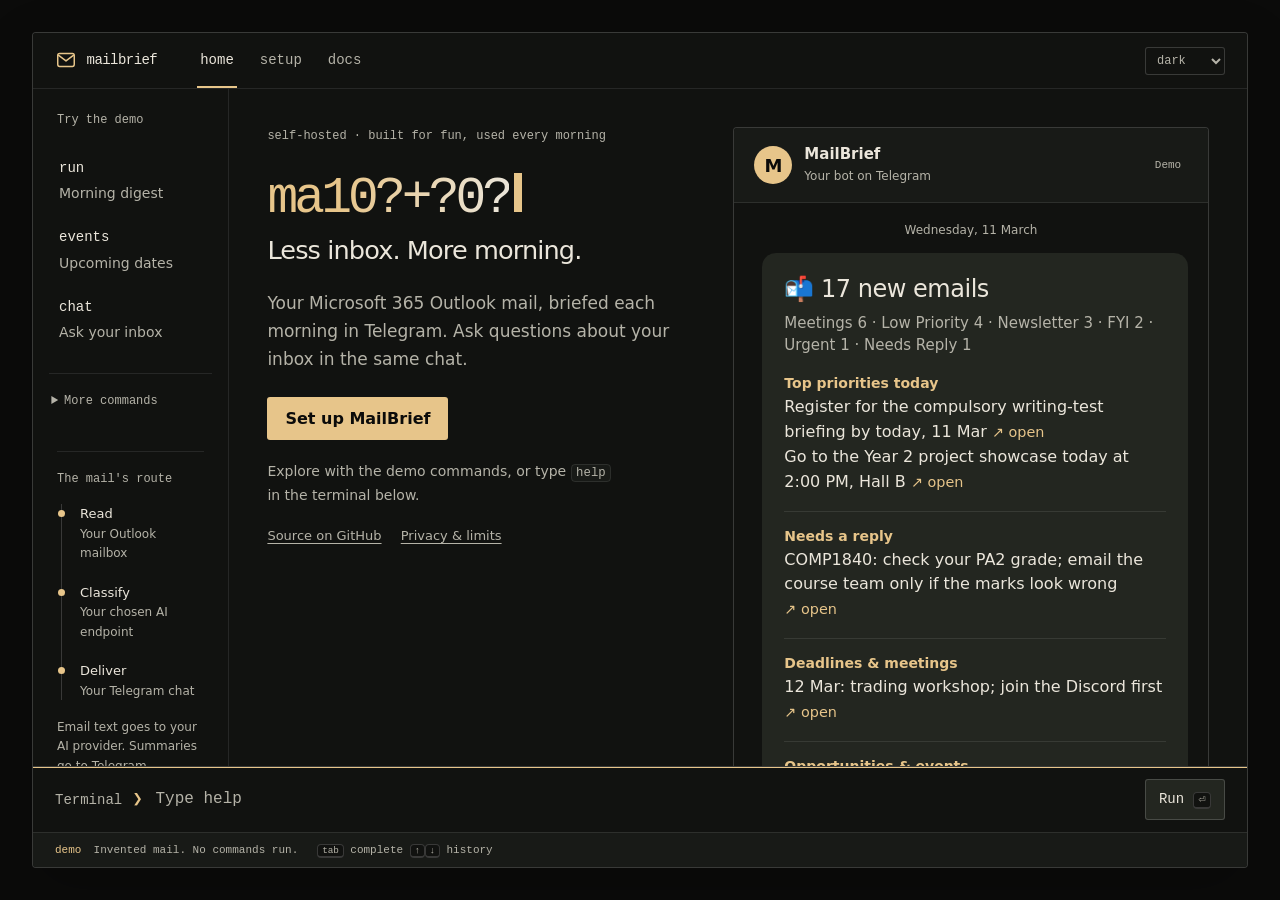
<file: website/index.html>
<!doctype html>
<html lang="en" data-theme="dark">
<head>
<meta charset="utf-8">
<meta name="viewport" content="width=device-width, initial-scale=1">
<meta http-equiv="Content-Security-Policy" content="default-src 'none'; style-src 'self'; script-src 'self'; img-src 'self' data:; connect-src 'none'; base-uri 'none'; form-action 'none'">
<meta name="referrer" content="no-referrer">
<meta name="color-scheme" content="dark light">
<title>MailBrief: a self-hosted morning digest for Outlook</title>
<meta name="description" content="MailBrief is a self-hosted tool that turns new Microsoft 365 Outlook mail into a morning digest on Telegram, where you can also ask questions about your email.">
<link rel="icon" href="assets/favicon.svg">
<link rel="stylesheet" href="style.css">
<script src="site.js"></script>
</head>
<body class="home">
<a class="skip-link" href="#main">Skip to content</a>

<div class="window">
<header class="titlebar">
  <a class="brand" href="index.html" aria-label="MailBrief home"><svg viewBox="0 0 24 24" aria-hidden="true" fill="none" stroke="currentColor" stroke-width="1.6" stroke-linecap="round" stroke-linejoin="round"><rect x="3" y="5" width="18" height="14" rx="2"/><path d="m4 7 8 6 8-6"/></svg><span>mailbrief</span></a>
  <nav class="tabs" aria-label="Main">
    <a href="index.html" aria-current="page">home</a>
    <a href="setup.html">setup</a>
    <a href="docs.html">docs</a>
  </nav>
  <label class="theme-picker">
    <span class="visually-hidden">Theme</span>
    <select id="theme-select">
      <option value="dark">dark</option>
      <option value="light">light</option>
      <option value="system">system</option>
    </select>
  </label>
</header>

<main id="main" class="session">
  <aside class="rail needs-js" aria-label="Interactive demo">
    <details class="contents" open><summary>Try the demo</summary><div class="command-menu">
    <p class="rail-group">Try the demo</p>
    <button type="button" data-command="mailbrief run"><span>run</span><span class="hint">Morning digest</span></button>
    <button type="button" data-command="mailbrief events"><span>events</span><span class="hint">Upcoming dates</span></button>
    <button type="button" data-command="mailbrief chat"><span>chat</span><span class="hint">Ask your inbox</span></button>
    <details class="secondary-commands">
      <summary>More commands</summary>
      <button type="button" data-command="mailbrief status"><span>status</span><span class="hint">Check the scheduler</span></button>
      <button type="button" data-command="mailbrief labels status"><span>labels</span><span class="hint">Outlook categories</span></button>
      <button type="button" data-command="tour"><span>tour</span><span class="hint">Guided examples</span></button>
      <button type="button" data-command="commands"><span>commands</span><span class="hint">Explore the CLI</span></button>
      <button type="button" data-command="help"><span>help</span><span class="hint">Using this terminal</span></button>
      <button type="button" data-command="clear"><span>clear</span><span class="hint">Clear the output</span></button>
    </details>
    </div></details>
    <section class="mail-route" aria-labelledby="route-title">
      <h2 id="route-title">The mail's route</h2>
      <ol>
        <li><b>Read</b><span>Your Outlook mailbox</span></li>
        <li><b>Classify</b><span>Your chosen AI endpoint</span></li>
        <li><b>Deliver</b><span>Your Telegram chat</span></li>
      </ol>
      <p>Email text goes to your AI provider. Summaries go to Telegram.</p>
    </section>
  </aside>

  <section class="pane" id="playground" aria-labelledby="hero-title">
    <div class="landing-grid">
    <div class="hero">
      <p class="boot">self-hosted &middot; built for fun, used every morning</p>
      <h1 id="hero-title"><span class="wordmark" data-scramble>mailbrief</span><span class="cursor" aria-hidden="true"></span></h1>
      <p class="tagline">Less inbox. More morning.</p>
      <p class="lede">Your Microsoft 365 Outlook mail, briefed each morning in Telegram. Ask questions about your inbox in the same chat.</p>
      <p class="hero-actions"><a class="setup-link" href="setup.html">Set up MailBrief</a></p>
      <p class="hero-hint needs-js">Explore with the demo commands, or type <code>help</code> in the terminal below.</p>
      <p class="project-links"><a href="https://github.com/KidCoderT/mail-manager" rel="noopener noreferrer">Source on GitHub</a><a href="docs.html#privacy">Privacy &amp; limits</a></p>
    </div>

      <section class="telegram-preview digest-preview" aria-labelledby="telegram-title">
        <header class="chat-header">
          <span class="chat-avatar" aria-hidden="true">M</span>
          <div><h2 id="telegram-title">MailBrief</h2><p>Your bot on Telegram</p></div>
          <span class="demo-label">Demo</span>
        </header>
        <div class="chat-body">
          <p class="chat-date">Wednesday, 11 March</p>
          <article class="chat-message" aria-label="Sample morning digest">
            <h3>📬 17 new emails</h3>
            <p class="digest-meta">Meetings 6 · Low Priority 4 · Newsletter 3 · FYI 2 · Urgent 1 · Needs Reply 1</p>
            <div class="digest-item"><h4>Top priorities today</h4><p>Register for the compulsory writing-test briefing by today, 11 Mar <span class="open">↗&nbsp;open</span></p><p>Go to the Year 2 project showcase today at 2:00 PM, Hall B <span class="open">↗&nbsp;open</span></p></div>
            <div class="digest-item"><h4>Needs a reply</h4><p>COMP1840: check your PA2 grade; email the course team only if the marks look wrong <span class="open">↗&nbsp;open</span></p></div>
            <div class="digest-item"><h4>Deadlines &amp; meetings</h4><p>12 Mar: trading workshop; join the Discord first <span class="open">↗&nbsp;open</span></p></div>
            <div class="digest-item"><h4>Opportunities &amp; events</h4><p>⭐ Deep-tech job list: AI, robotics and biotech internships <span class="open">↗&nbsp;open</span></p></div>
            <p class="message-time">07:30</p>
          </article>
          <p class="preview-caption">Shortened from a real digest; every name, course and date is invented. In Telegram each ↗ opens that email in Outlook.</p>
          <details class="run-log"><summary>Behind the brief: a sample run</summary>
            <div class="ln t-dim">[00:04] Signed in</div>
            <div class="ln t-dim">[00:52] Classifying 9 emails with the AI...</div>
            <div class="ln t-dim">[01:07] Labelling in Outlook 9/9</div>
            <div class="ln t-dim">[01:30] Digest ready. With --send, delivered to Telegram.</div>
          </details>
        </div>
      </section>
    </div>
    <section id="terminal-results" hidden aria-labelledby="results-title">
      <h2 id="results-title">Terminal output <span>Simulated &middot; no commands execute</span></h2>
      <div class="term-output" id="terminal-output" role="log" aria-live="polite" aria-label="Terminal output"></div>
    </section>
  </section>
</main>

<form class="cmdline needs-js" id="terminal-form" autocomplete="off">
  <label class="prompt" for="terminal-input"><span class="prompt-label">Terminal</span><span aria-hidden="true"> ❯</span><span class="visually-hidden"> command</span></label>
  <div class="cmd-field">
    <span class="ghost" aria-hidden="true"></span>
    <input id="terminal-input" name="command" type="text" maxlength="120" placeholder="Type help" autocapitalize="off" autocorrect="off" spellcheck="false" enterkeyhint="go">
  </div>
  <button id="stop-tour" type="button" hidden>Stop tour</button>
  <button type="submit">Run <kbd>⏎</kbd></button>
</form>

<footer class="statusbar">
  <p><span class="pill">demo</span> Invented mail. No commands run.</p>
  <p class="keys needs-js"><kbd>tab</kbd> complete <kbd>↑</kbd><kbd>↓</kbd> history</p>
</footer>
</div>
</body>
</html>
</file>
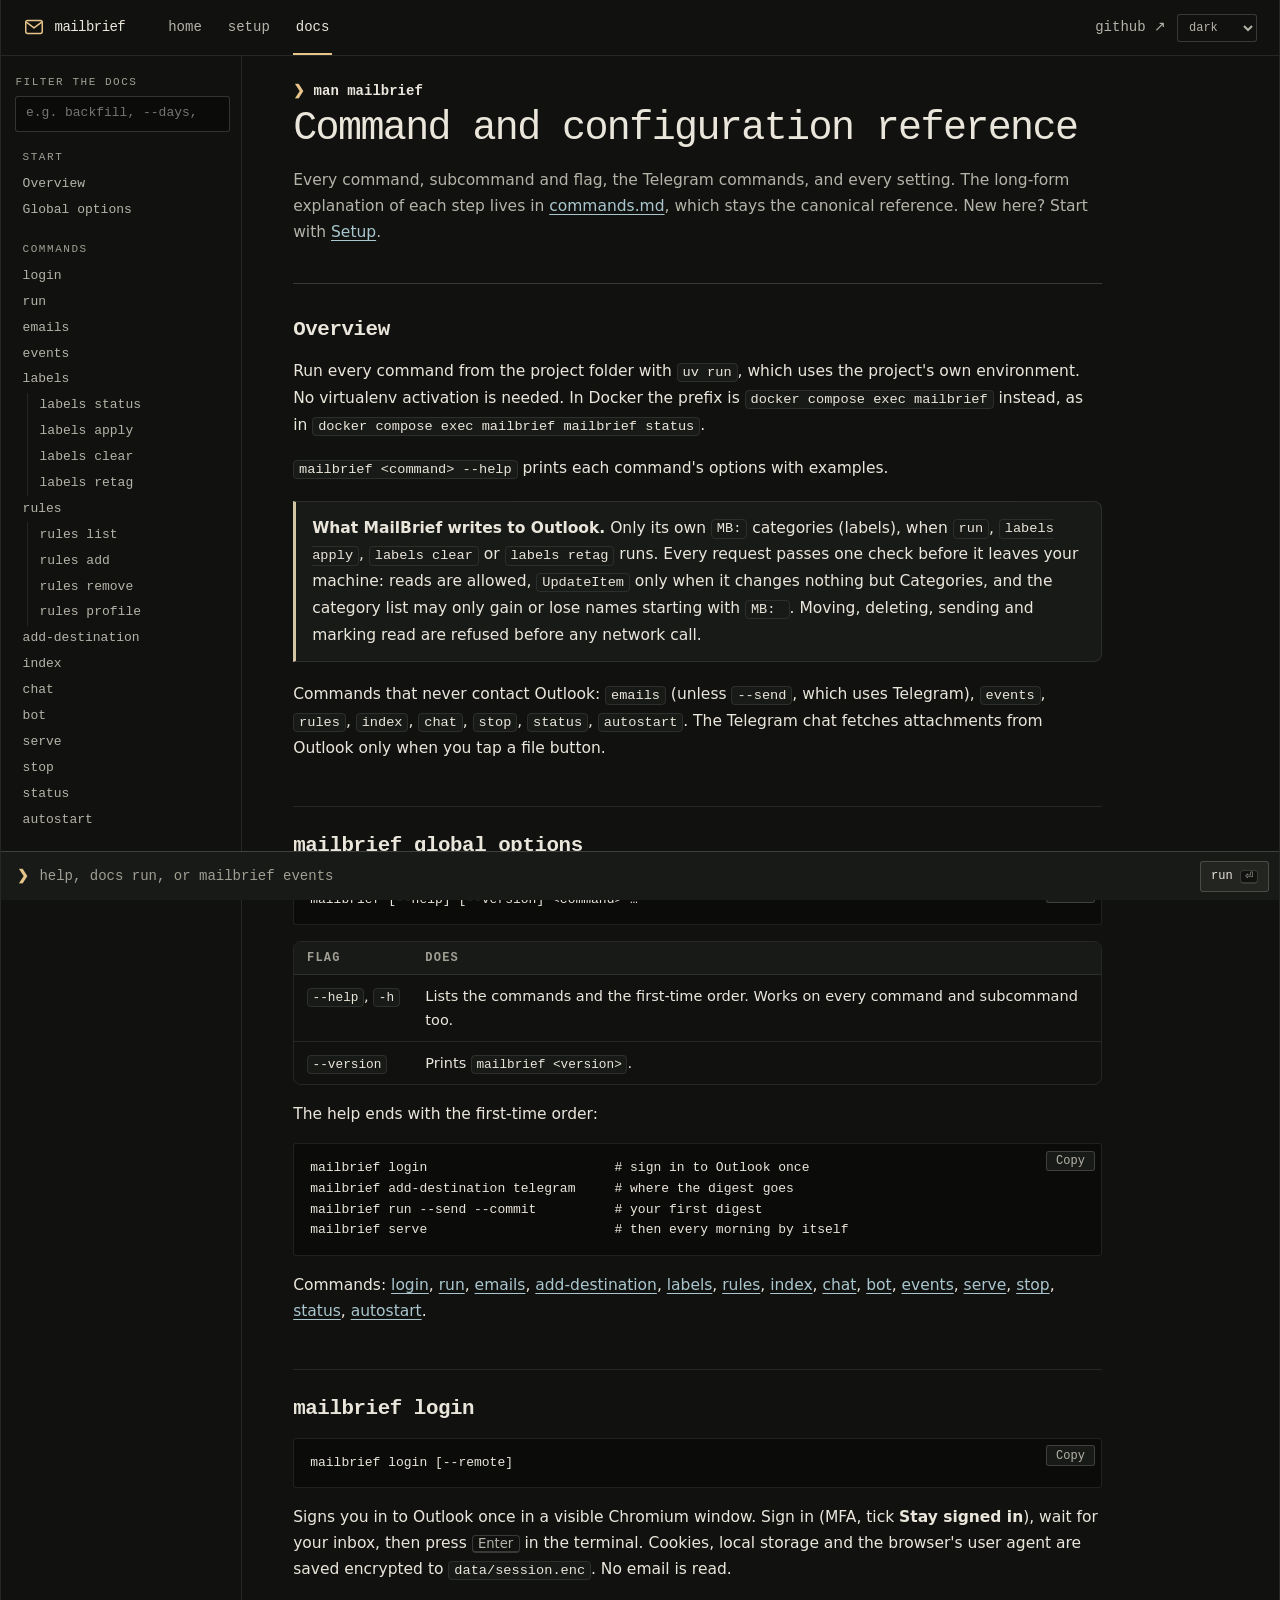
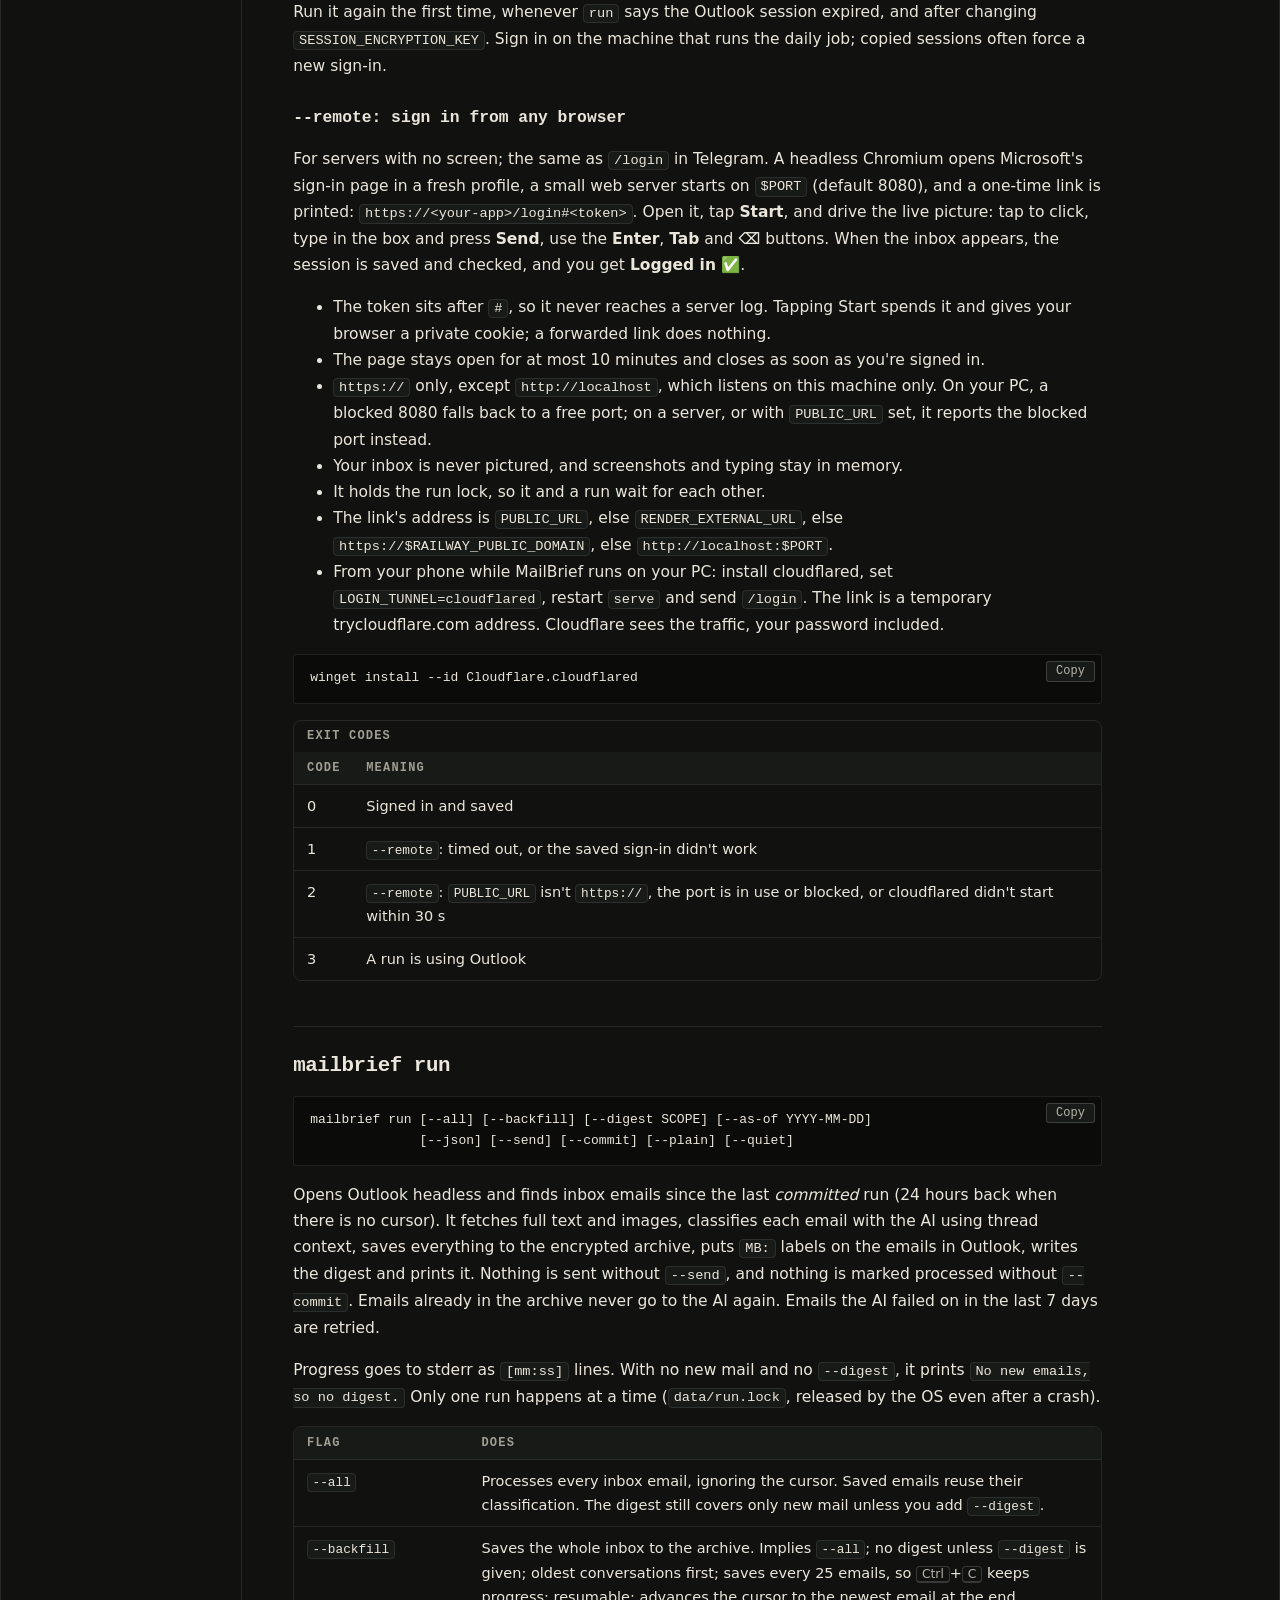
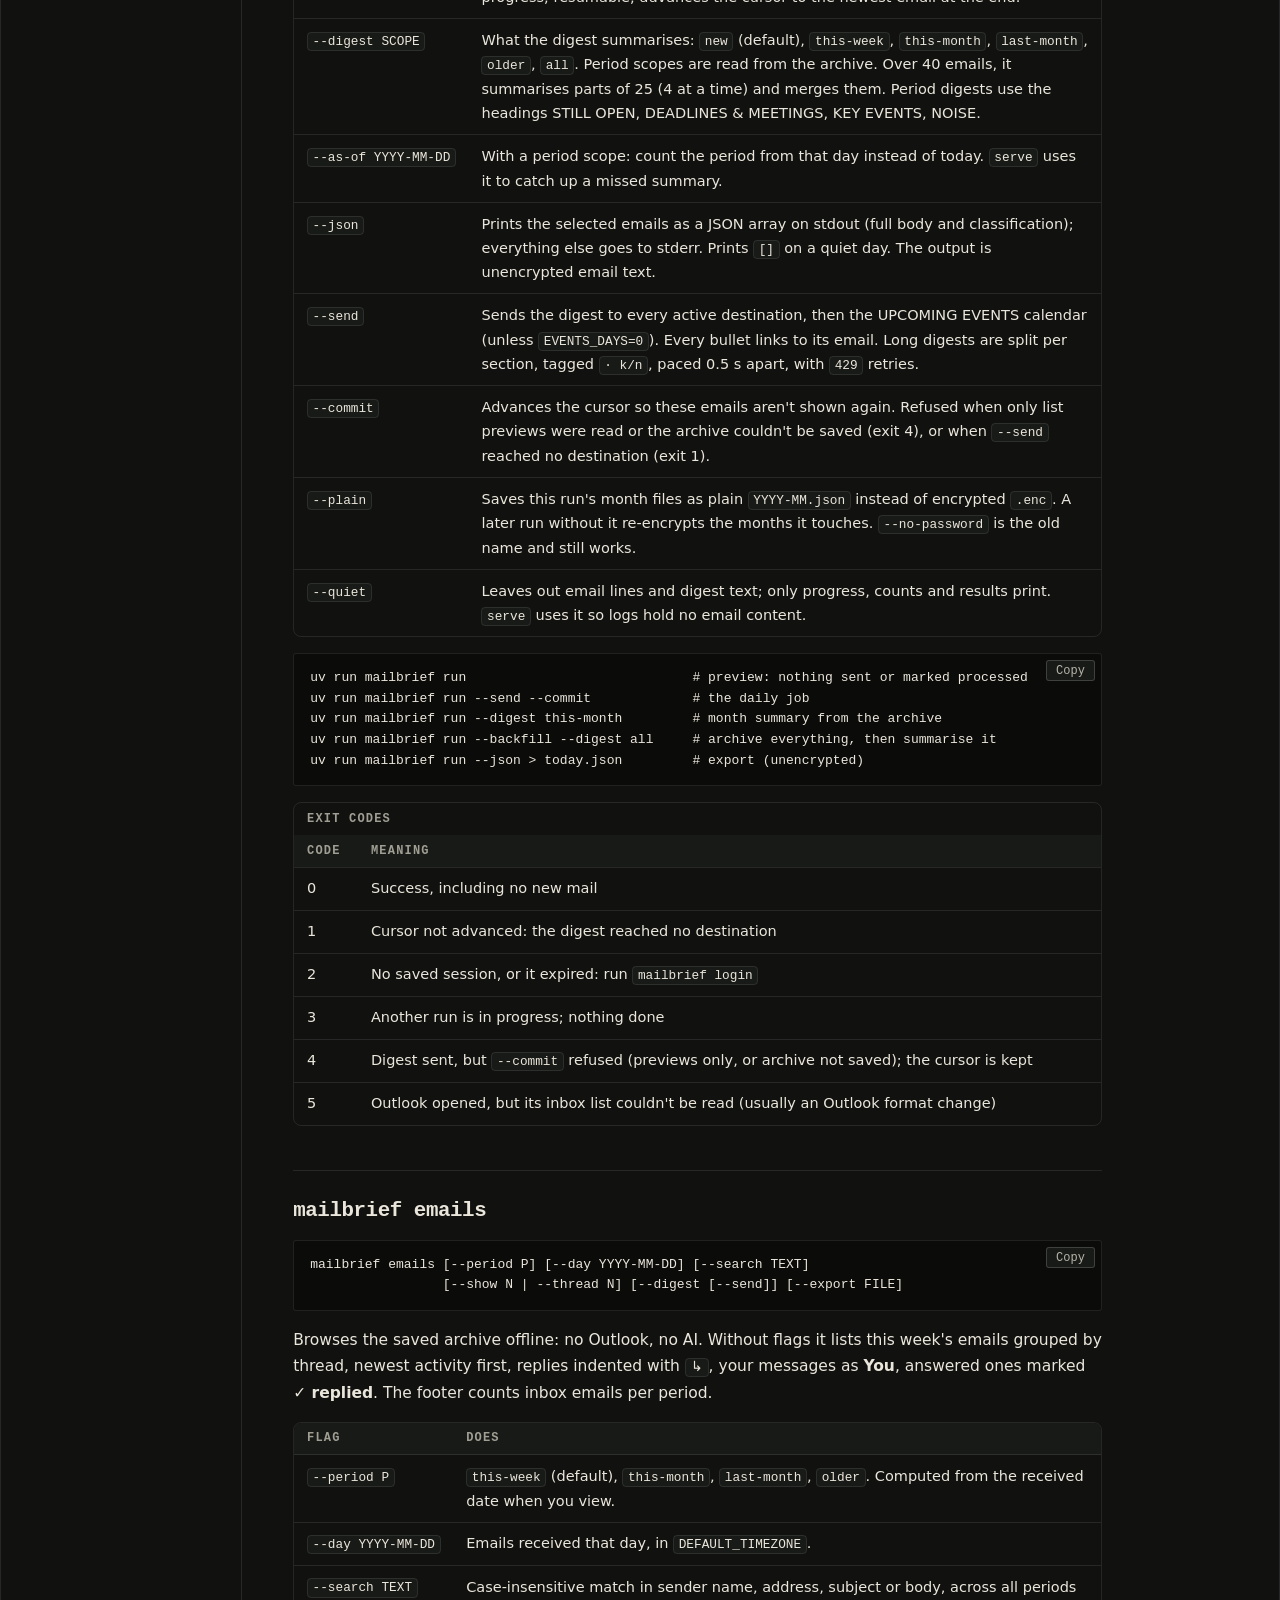
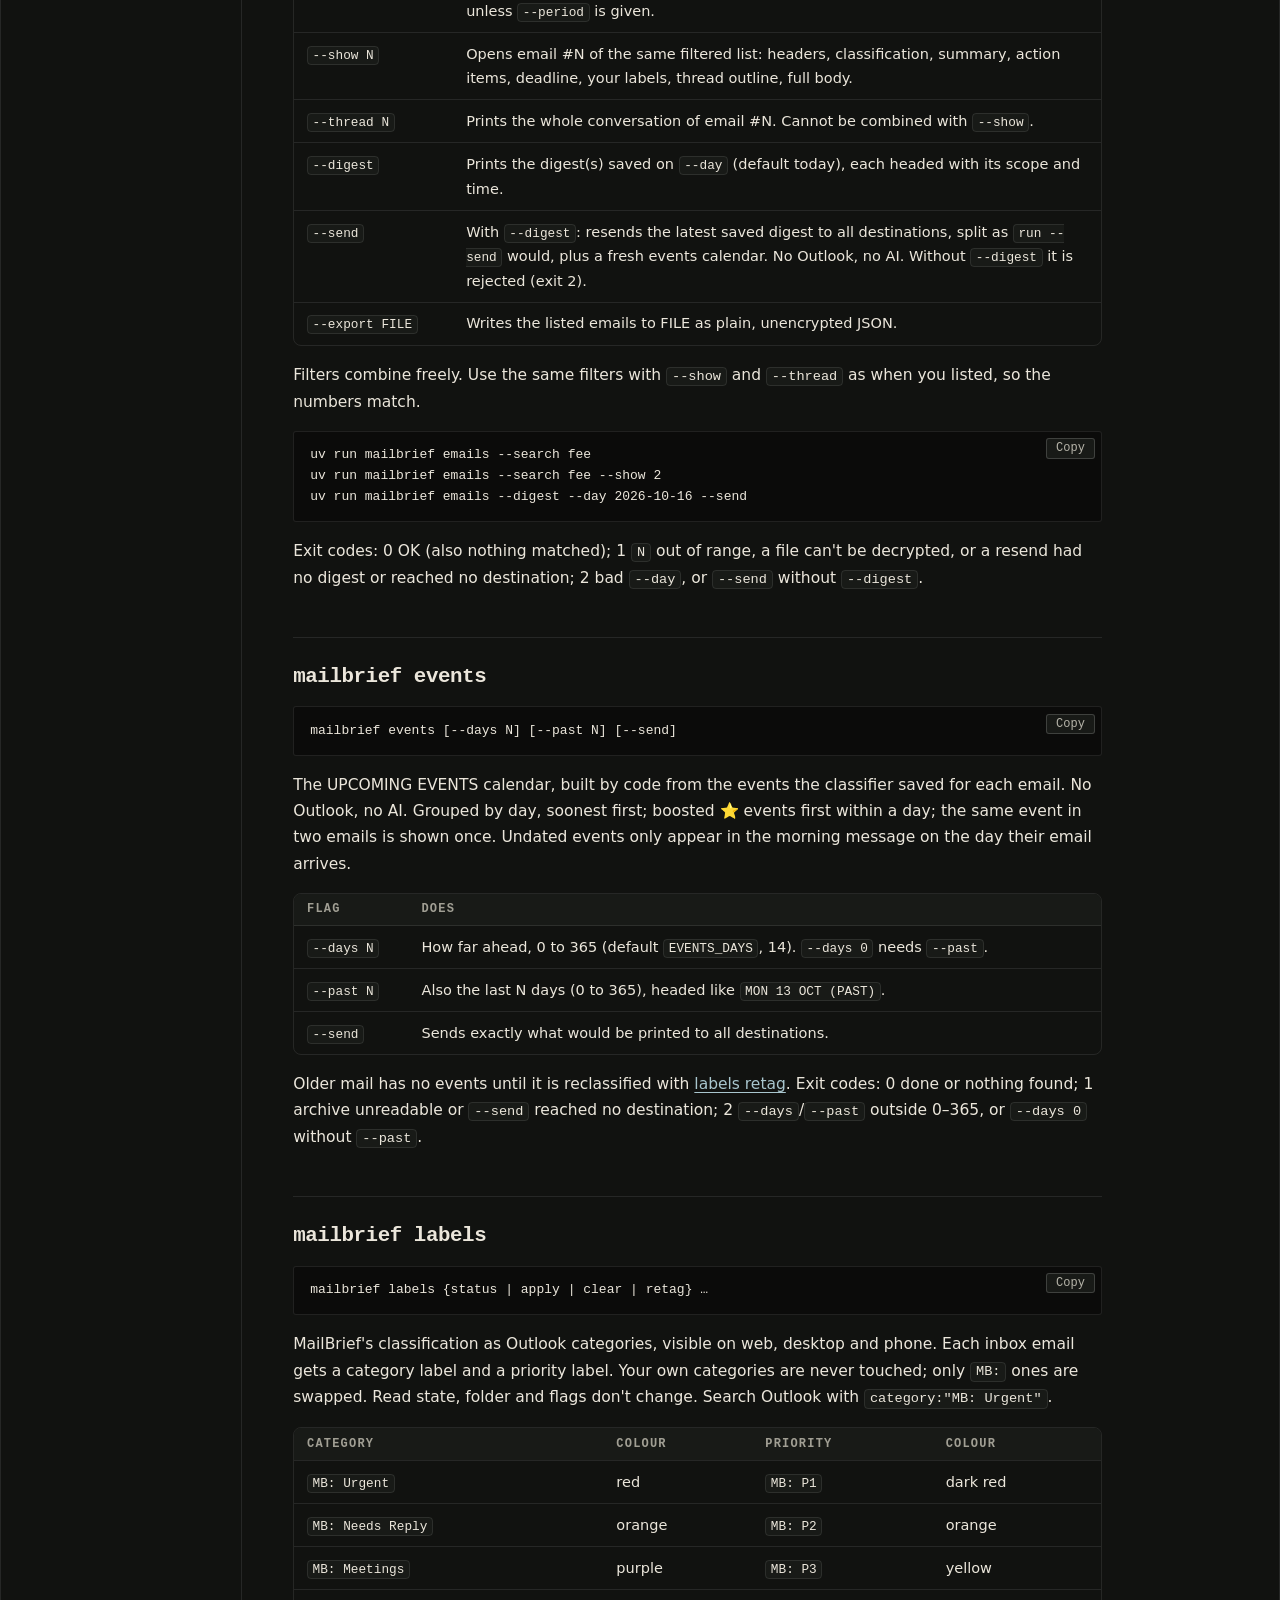
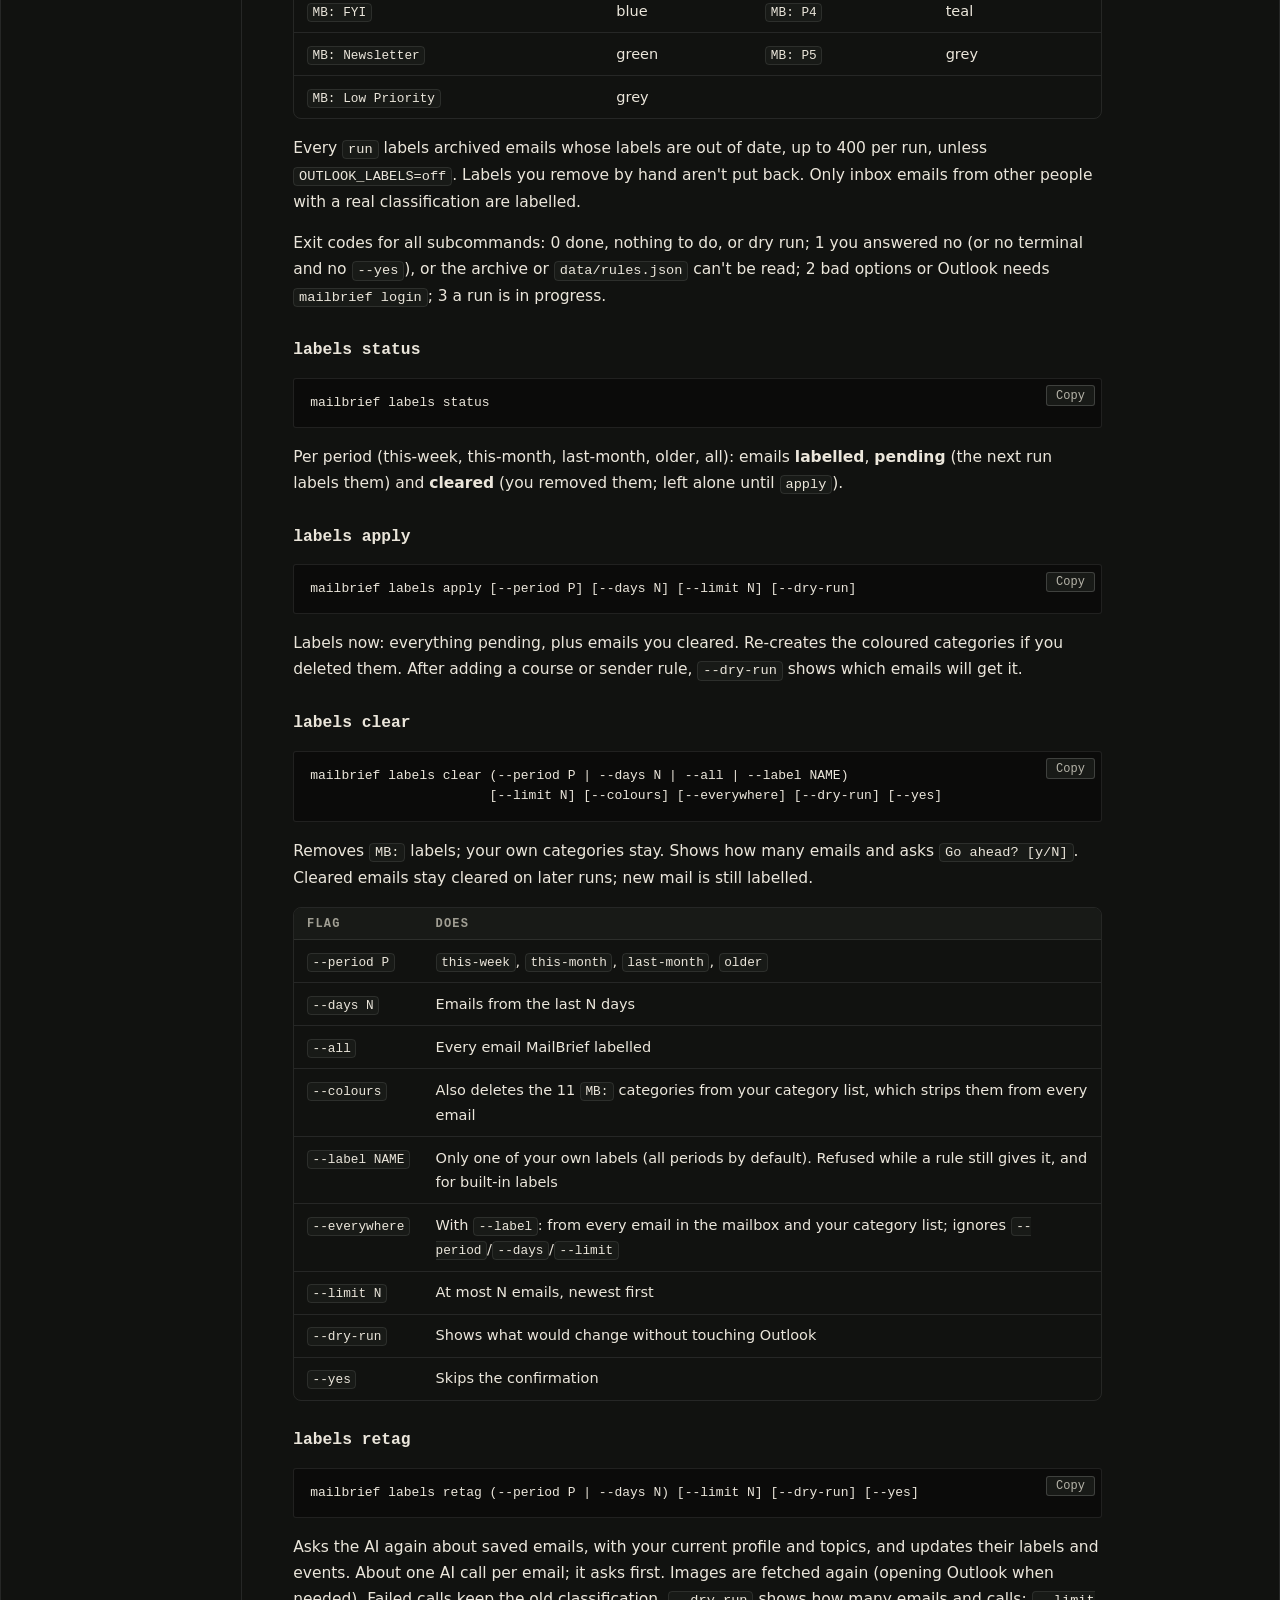
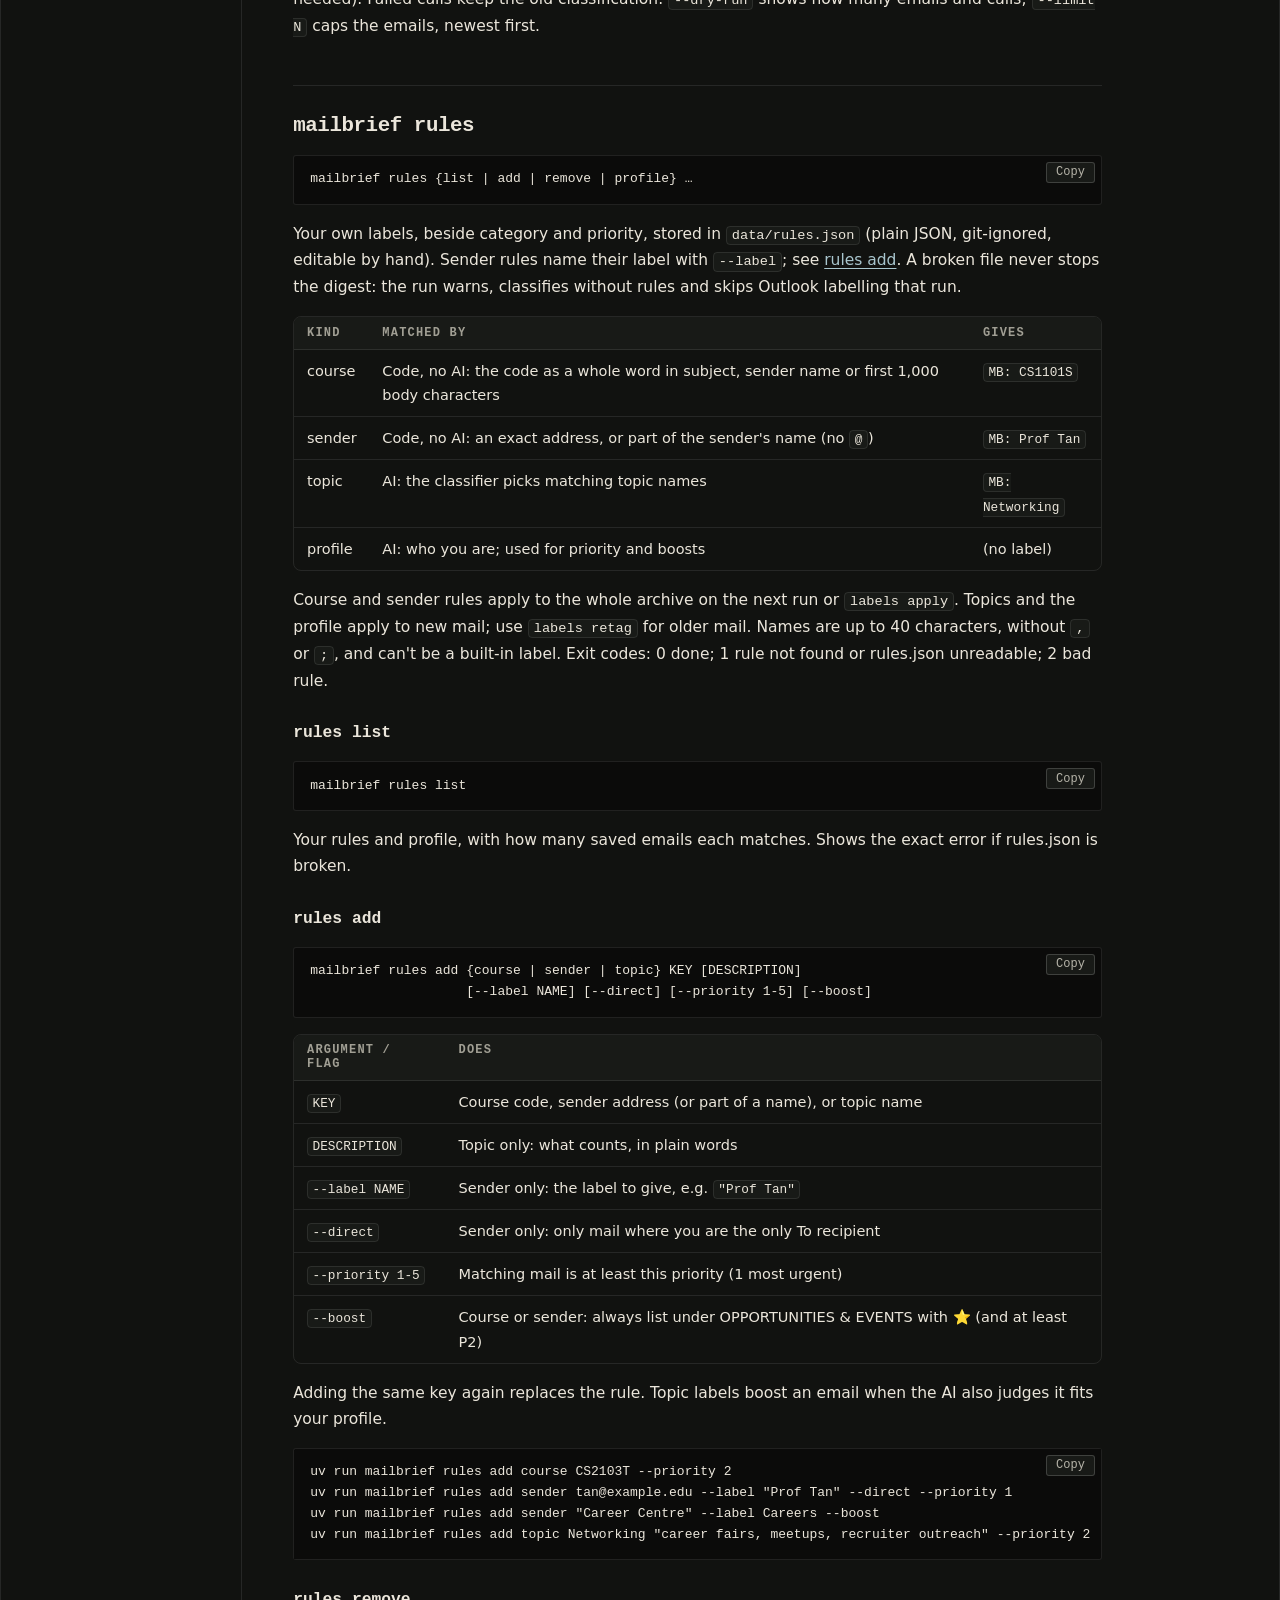
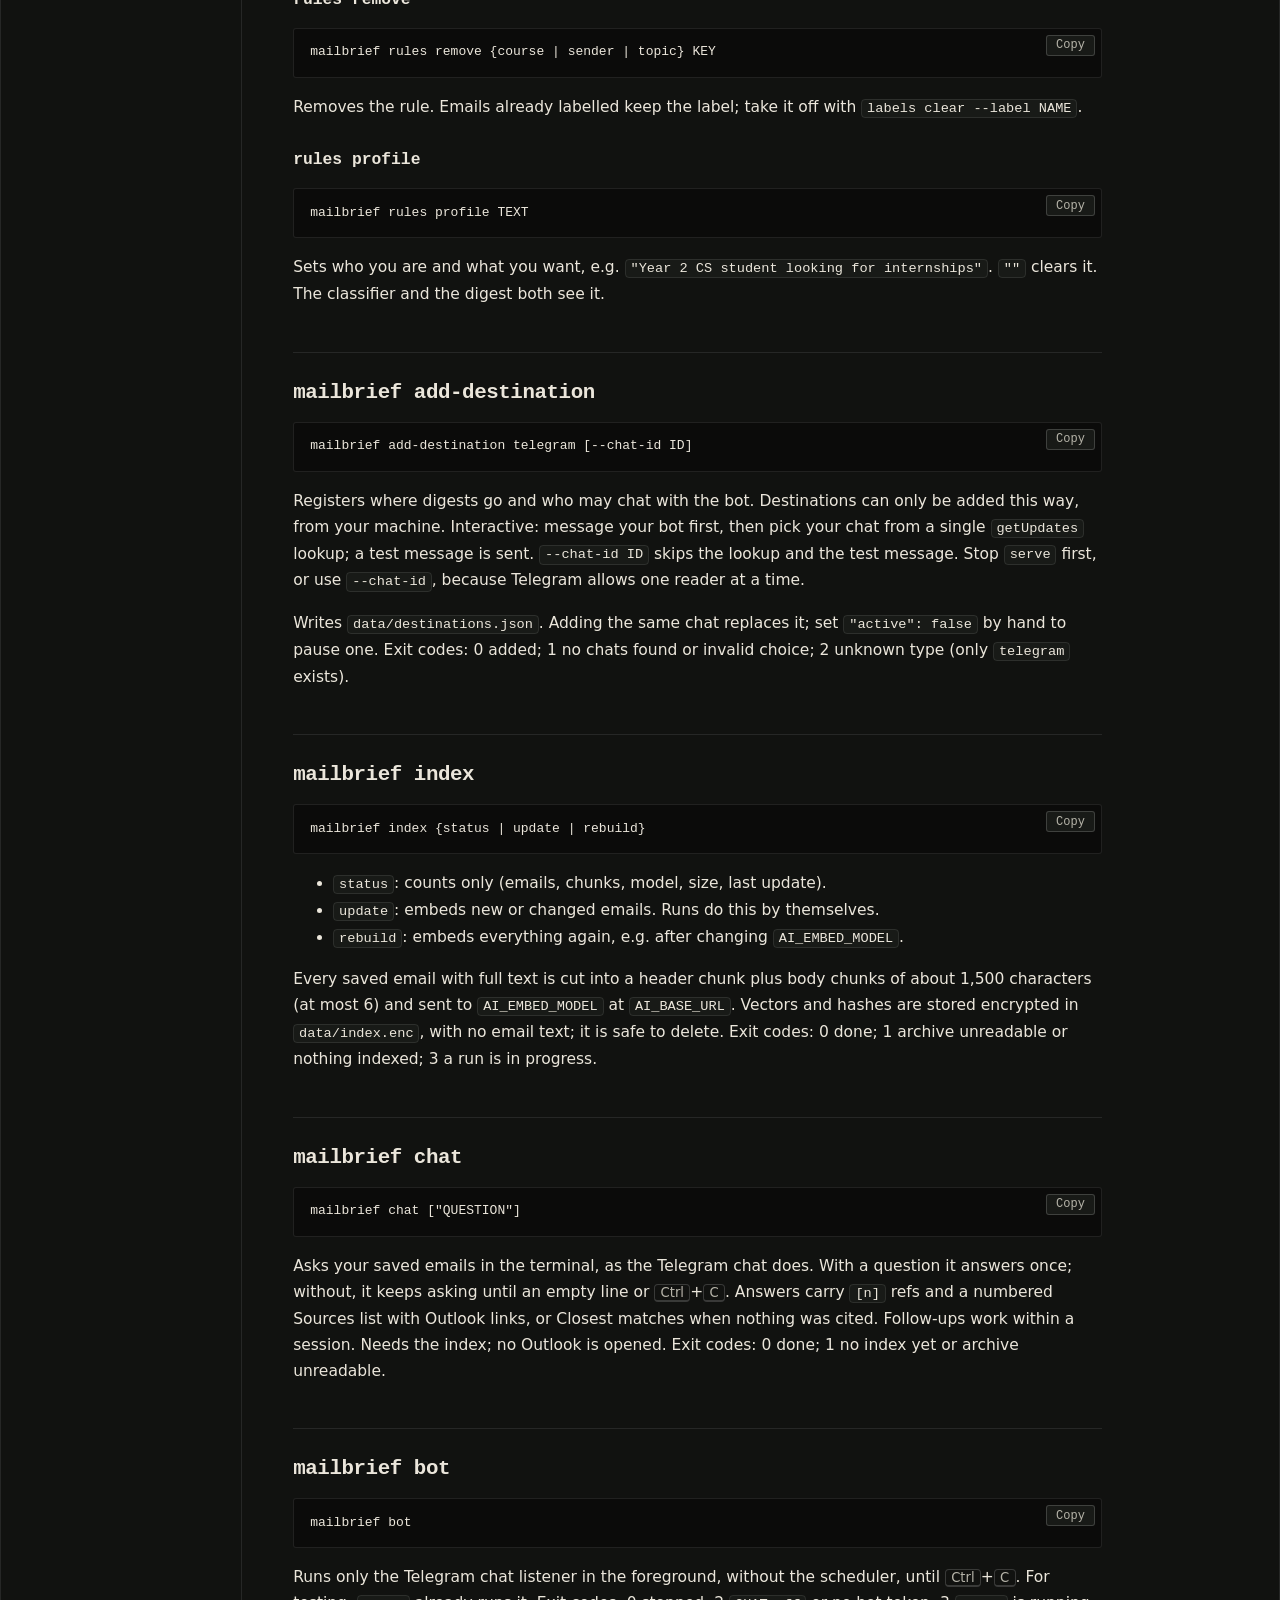
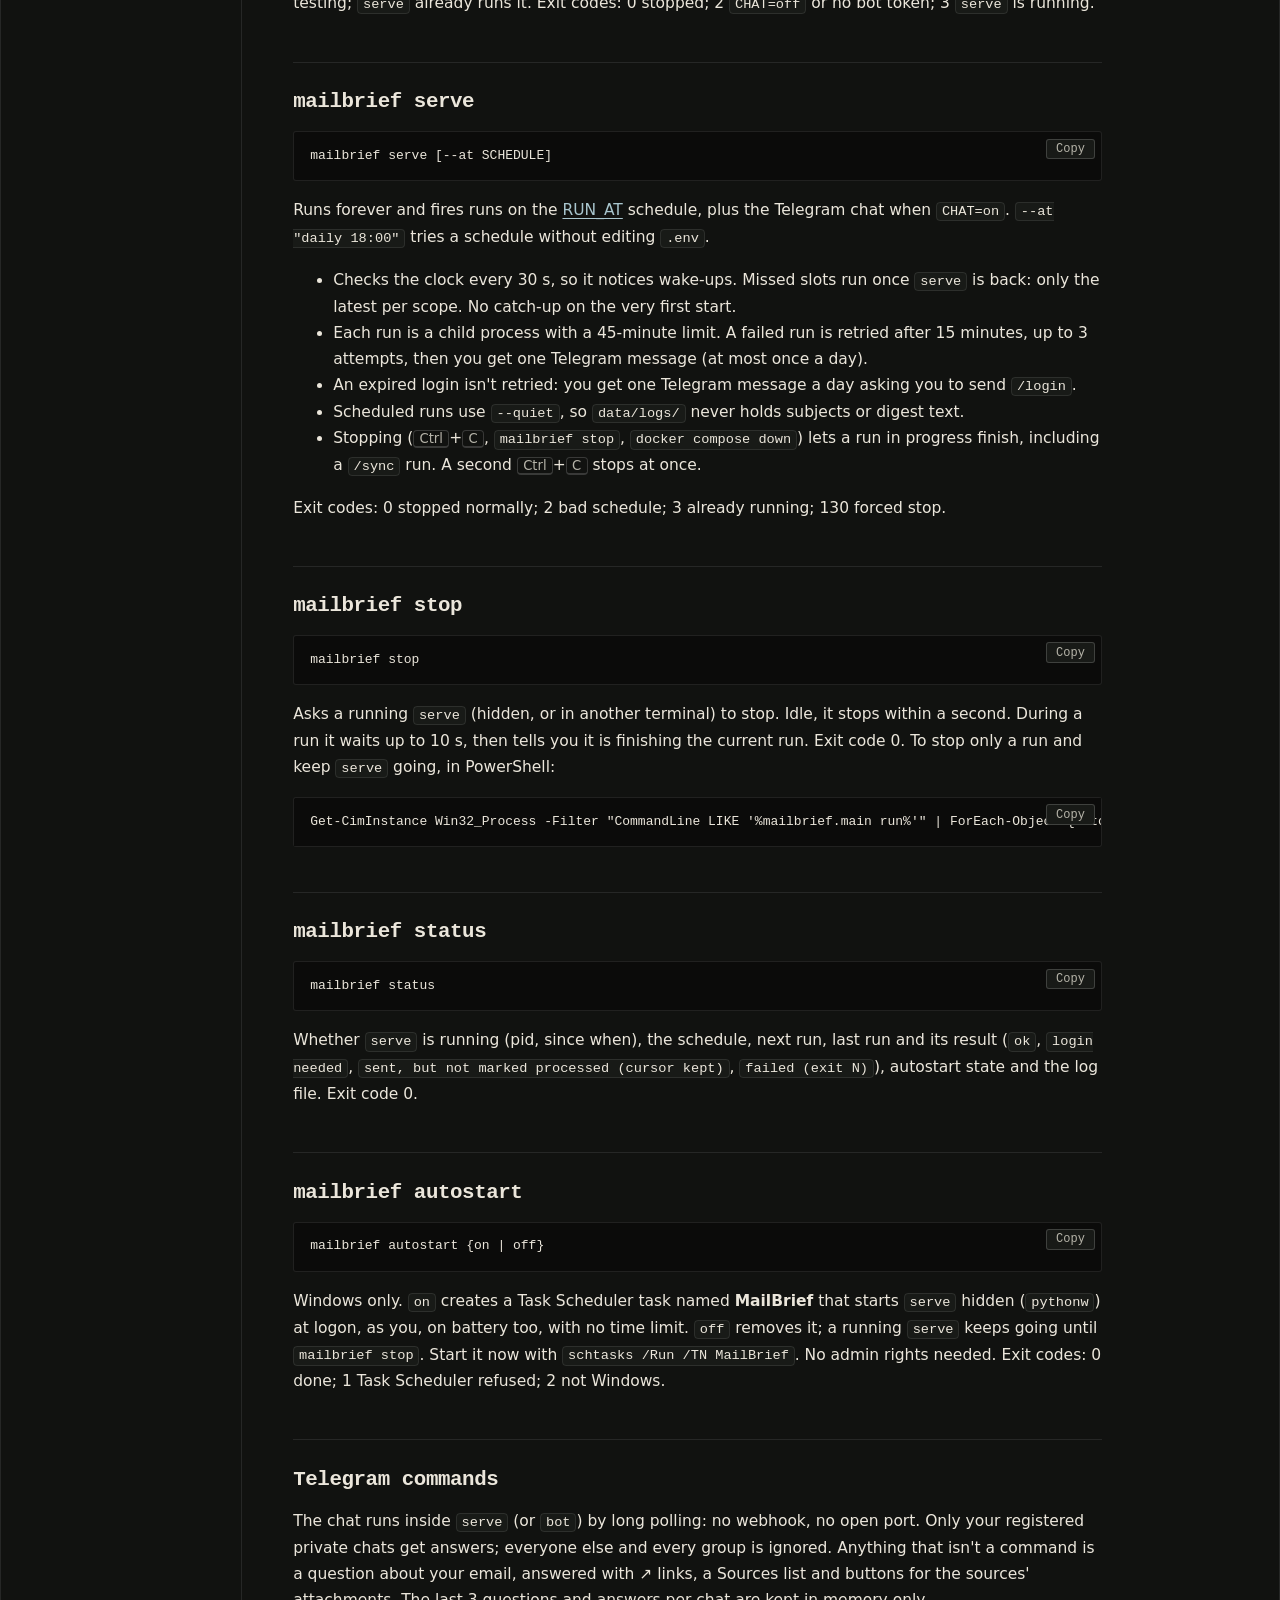
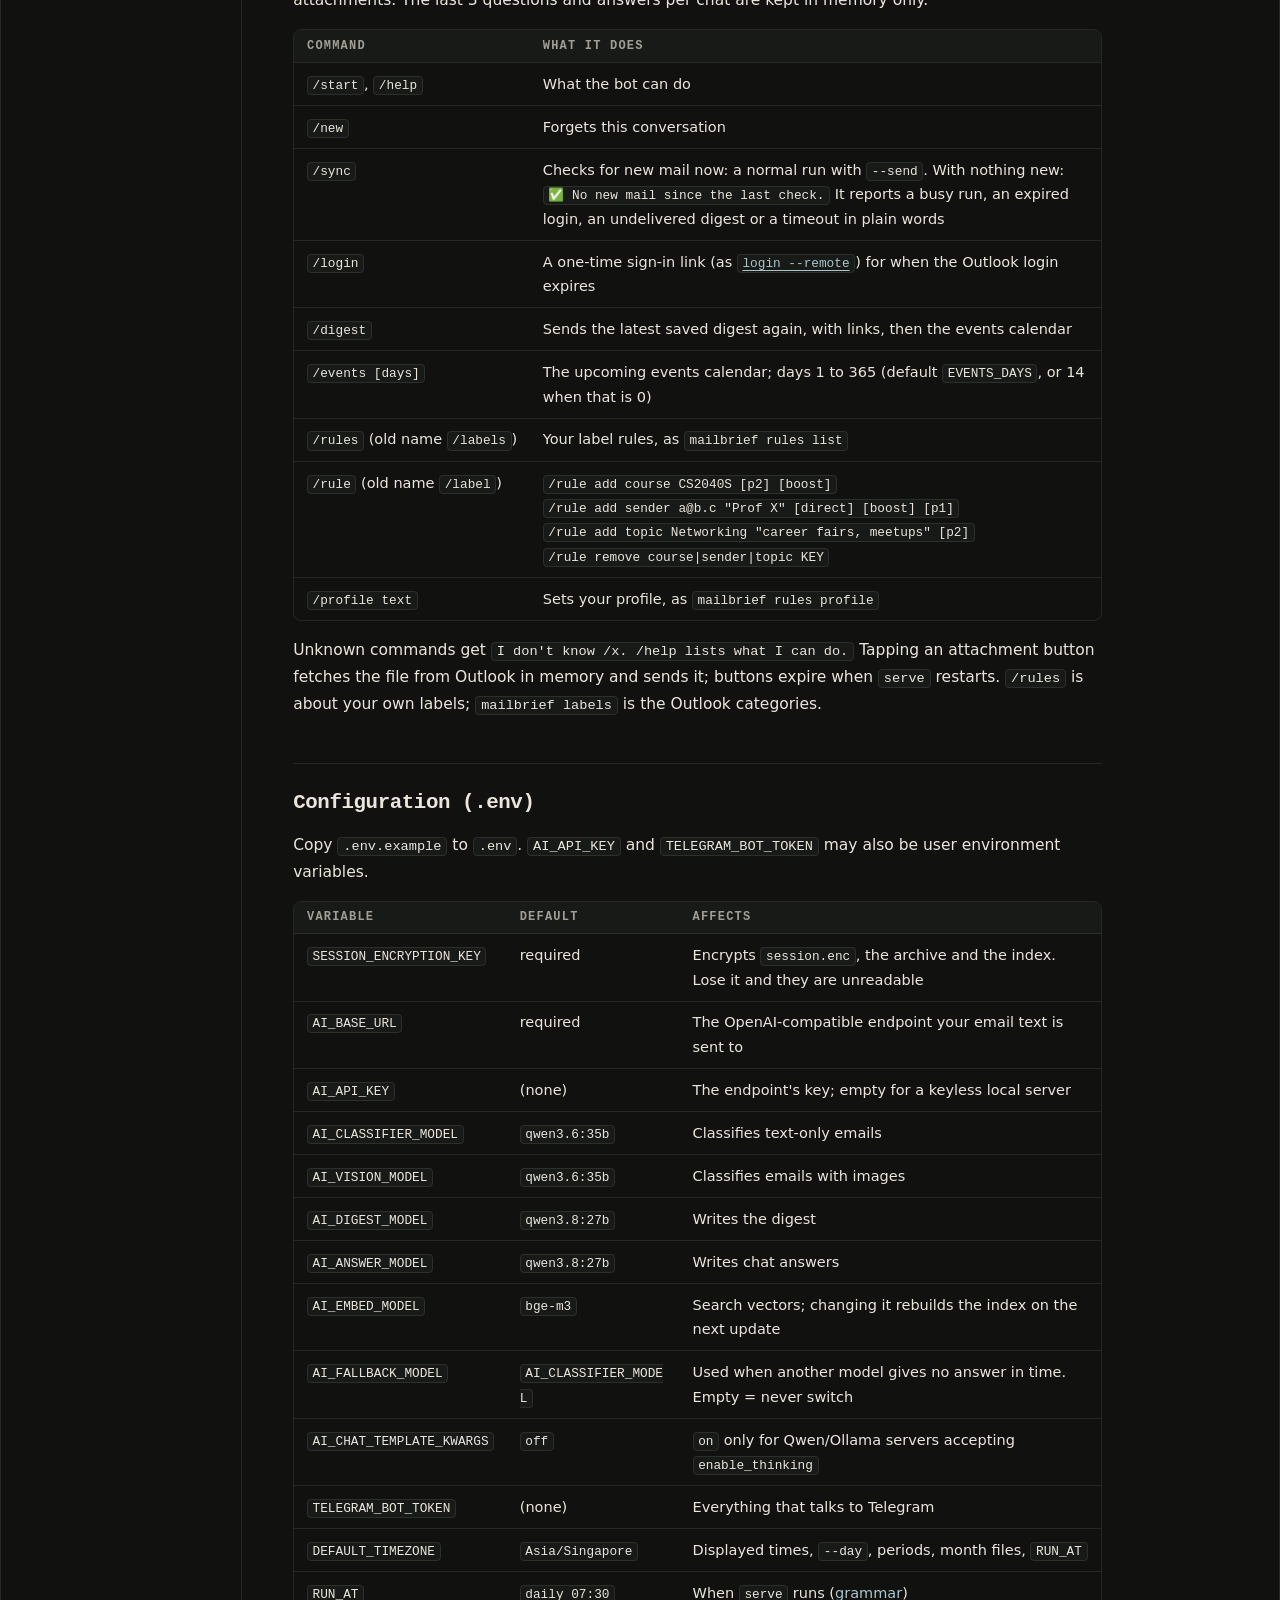
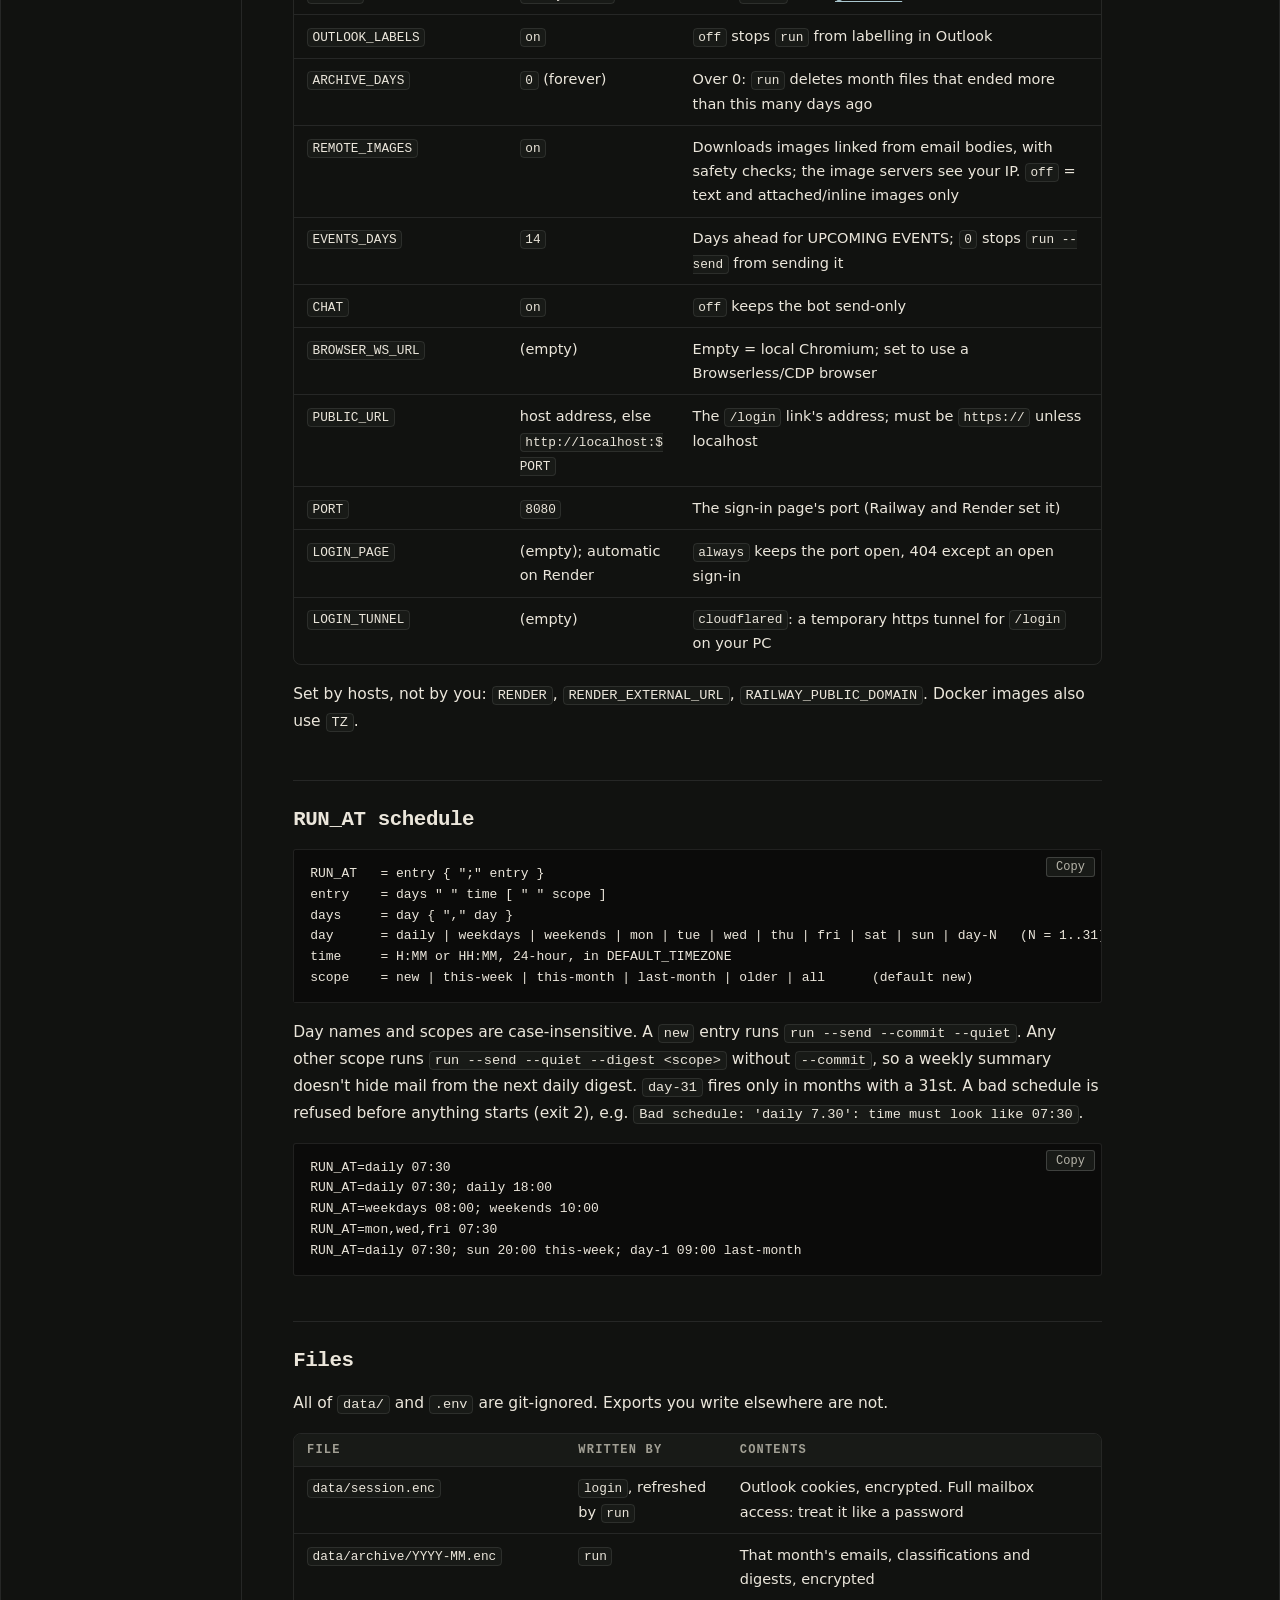
<file: website/docs.html>
<!doctype html>
<html lang="en" data-theme="dark">
<head>
<meta charset="utf-8">
<meta http-equiv="Content-Security-Policy" content="default-src 'none'; style-src 'self'; script-src 'self'; img-src 'self' data:; connect-src 'none'; base-uri 'none'; form-action 'none'">
<meta name="viewport" content="width=device-width, initial-scale=1">
<meta name="color-scheme" content="dark light">
<title>MailBrief docs: every command, flag and setting</title>
<meta name="description" content="Reference for MailBrief: every CLI command, subcommand and flag, the Telegram bot commands, configuration variables, the RUN_AT schedule, files, exit codes, hosting, recipes, privacy and limits.">
<link rel="icon" href="assets/favicon.svg">
<link rel="stylesheet" href="style.css">
<script src="site.js"></script>
</head>
<body class="docs">
<a class="skip-link" href="#main">Skip to content</a>

<div class="window">
<header class="titlebar">
  <a class="brand" href="index.html" aria-label="MailBrief home"><svg viewBox="0 0 24 24" aria-hidden="true" fill="none" stroke="currentColor" stroke-width="1.6" stroke-linecap="round" stroke-linejoin="round"><rect x="3" y="5" width="18" height="14" rx="2"/><path d="m4 7 8 6 8-6"/></svg><span>mailbrief</span></a>
  <nav class="tabs" aria-label="Main">
    <a href="index.html">home</a>
    <a href="setup.html">setup</a>
    <a href="docs.html" aria-current="page">docs</a>
    <a class="tab-ext" href="https://github.com/KidCoderT/mail-manager" rel="noopener noreferrer">github ↗</a>
  </nav>
  <label class="theme-picker">
    <span class="visually-hidden">Theme</span>
    <select id="theme-select" name="theme">
      <option value="dark" selected>dark</option>
      <option value="light">light</option>
      <option value="system">system</option>
    </select>
  </label>
</header>
<main id="main" class="docs-layout">
  <aside class="docs-nav" aria-label="Documentation">
    <div class="docs-search">
    <label for="docs-search">Filter the docs</label>
    <input id="docs-search" type="search" placeholder="e.g. backfill, --days, /login" autocomplete="off">
    </div>
    <details class="contents" open><summary>On this page</summary>
    <nav aria-label="Sections">
      <p class="docs-nav-group">Start</p>
      <ul>
        <li><a href="#overview" data-search="overview uv run safety what it changes">Overview</a></li>
        <li><a href="#cmd-global" data-search="--help --version global">Global options</a></li>
      </ul>
      <p class="docs-nav-group">Commands</p>
      <ul>
        <li><a href="#cmd-login" data-search="login --remote sign in session cloudflared">login</a></li>
        <li><a href="#cmd-run" data-search="run --all --backfill --digest --as-of --json --send --commit --plain --quiet">run</a></li>
        <li><a href="#cmd-emails" data-search="emails --period --day --search --show --thread --digest --export --send archive">emails</a></li>
        <li><a href="#cmd-events" data-search="events --days --past --send calendar">events</a></li>
        <li><a href="#cmd-labels" data-search="labels outlook categories MB:">labels</a>
          <ul>
            <li><a href="#cmd-labels-status" data-search="labels status">labels status</a></li>
            <li><a href="#cmd-labels-apply" data-search="labels apply --period --days --limit --dry-run">labels apply</a></li>
            <li><a href="#cmd-labels-clear" data-search="labels clear --all --colours --label --everywhere --yes --dry-run">labels clear</a></li>
            <li><a href="#cmd-labels-retag" data-search="labels retag --period --days --limit --yes --dry-run ai">labels retag</a></li>
          </ul>
        </li>
        <li><a href="#cmd-rules" data-search="rules your own labels course sender topic profile">rules</a>
          <ul>
            <li><a href="#cmd-rules-list" data-search="rules list">rules list</a></li>
            <li><a href="#cmd-rules-add" data-search="rules add --label --direct --priority --boost">rules add</a></li>
            <li><a href="#cmd-rules-remove" data-search="rules remove">rules remove</a></li>
            <li><a href="#cmd-rules-profile" data-search="rules profile">rules profile</a></li>
          </ul>
        </li>
        <li><a href="#cmd-add-destination" data-search="add-destination telegram --chat-id">add-destination</a></li>
        <li><a href="#cmd-index" data-search="index status update rebuild embeddings">index</a></li>
        <li><a href="#cmd-chat" data-search="chat question ask">chat</a></li>
        <li><a href="#cmd-bot" data-search="bot telegram listener">bot</a></li>
        <li><a href="#cmd-serve" data-search="serve --at schedule">serve</a></li>
        <li><a href="#cmd-stop" data-search="stop">stop</a></li>
        <li><a href="#cmd-status" data-search="status service">status</a></li>
        <li><a href="#cmd-autostart" data-search="autostart on off windows task scheduler">autostart</a></li>
      </ul>
      <p class="docs-nav-group">Reference</p>
      <ul>
        <li><a href="#telegram" data-search="telegram /start /help /new /sync /login /digest /events /rules /labels /rule /label /profile">Telegram commands</a></li>
        <li><a href="#configuration" data-search="env configuration variables .env">Configuration</a></li>
        <li><a href="#run-at" data-search="RUN_AT schedule grammar daily weekdays day-N">RUN_AT schedule</a></li>
        <li><a href="#files" data-search="files data session.enc archive cursor">Files</a></li>
        <li><a href="#exit-codes" data-search="exit codes">Exit codes</a></li>
        <li><a href="#hosting" data-search="hosting docker railway render server">Hosting</a></li>
        <li><a href="#recipes" data-search="recipes workflows">Recipes</a></li>
        <li><a href="#faq">Common questions</a></li>
        <li><a href="#privacy" data-search="privacy limits security">Privacy &amp; limits</a></li>
      </ul>
    </nav>
    </details>
  </aside>

  <article class="docs-content">
    <header class="page-intro">
      <p class="eyebrow">man mailbrief</p>
      <h1>Command and configuration reference</h1>
      <p>Every command, subcommand and flag, the Telegram commands, and every setting. The long-form explanation of each step lives in <a href="https://github.com/KidCoderT/mail-manager/blob/main/commands.md">commands.md</a>, which stays the canonical reference. New here? Start with <a href="setup.html">Setup</a>.</p>
    </header>

    <section class="doc-section" id="overview">
      <h2>Overview</h2>
      <noscript><p>JavaScript is off: all documentation and the homepage example remain available in the dark theme. Interactive filtering, theme selection and the playground require JavaScript.</p></noscript>
      <p>Run every command from the project folder with <code>uv run</code>, which uses the project's own environment. No virtualenv activation is needed. In Docker the prefix is <code>docker compose exec mailbrief</code> instead, as in <code>docker compose exec mailbrief mailbrief status</code>.</p>
      <p><code>mailbrief &lt;command&gt; --help</code> prints each command's options with examples.</p>
      <div class="callout">
        <p><strong>What MailBrief writes to Outlook.</strong> Only its own <code>MB:</code> categories (labels), when <code>run</code>, <code>labels apply</code>, <code>labels clear</code> or <code>labels retag</code> runs. Every request passes one check before it leaves your machine: reads are allowed, <code>UpdateItem</code> only when it changes nothing but Categories, and the category list may only gain or lose names starting with <code>MB: </code>. Moving, deleting, sending and marking read are refused before any network call.</p>
      </div>
      <p>Commands that never contact Outlook: <code>emails</code> (unless <code>--send</code>, which uses Telegram), <code>events</code>, <code>rules</code>, <code>index</code>, <code>chat</code>, <code>stop</code>, <code>status</code>, <code>autostart</code>. The Telegram chat fetches attachments from Outlook only when you tap a file button.</p>
    </section>

    <section class="doc-section" id="cmd-global">
      <h2><code>mailbrief</code> global options</h2>
<pre><code>mailbrief [--help] [--version] &lt;command&gt; …</code></pre>
      <div class="table-wrap">
        <table>
          <thead><tr><th scope="col">Flag</th><th scope="col">Does</th></tr></thead>
          <tbody>
            <tr><td><code>--help</code>, <code>-h</code></td><td>Lists the commands and the first-time order. Works on every command and subcommand too.</td></tr>
            <tr><td><code>--version</code></td><td>Prints <code>mailbrief &lt;version&gt;</code>.</td></tr>
          </tbody>
        </table>
      </div>
      <p>The help ends with the first-time order:</p>
<pre><code>mailbrief login                        # sign in to Outlook once
mailbrief add-destination telegram     # where the digest goes
mailbrief run --send --commit          # your first digest
mailbrief serve                        # then every morning by itself</code></pre>
      <p>Commands: <a href="#cmd-login">login</a>, <a href="#cmd-run">run</a>, <a href="#cmd-emails">emails</a>, <a href="#cmd-add-destination">add-destination</a>, <a href="#cmd-labels">labels</a>, <a href="#cmd-rules">rules</a>, <a href="#cmd-index">index</a>, <a href="#cmd-chat">chat</a>, <a href="#cmd-bot">bot</a>, <a href="#cmd-events">events</a>, <a href="#cmd-serve">serve</a>, <a href="#cmd-stop">stop</a>, <a href="#cmd-status">status</a>, <a href="#cmd-autostart">autostart</a>.</p>
    </section>

    <section class="doc-section" id="cmd-login">
      <h2><code>mailbrief login</code></h2>
<pre><code>mailbrief login [--remote]</code></pre>
      <p>Signs you in to Outlook once in a visible Chromium window. Sign in (MFA, tick <strong>Stay signed in</strong>), wait for your inbox, then press <kbd>Enter</kbd> in the terminal. Cookies, local storage and the browser's user agent are saved encrypted to <code>data/session.enc</code>. No email is read.</p>
      <p>Run it again the first time, whenever <code>run</code> says the Outlook session expired, and after changing <code>SESSION_ENCRYPTION_KEY</code>. Sign in on the machine that runs the daily job; copied sessions often force a new sign-in.</p>
      <h3 id="cmd-login-remote"><code>--remote</code>: sign in from any browser</h3>
      <p>For servers with no screen; the same as <code>/login</code> in Telegram. A headless Chromium opens Microsoft's sign-in page in a fresh profile, a small web server starts on <code>$PORT</code> (default 8080), and a one-time link is printed: <code>https://&lt;your-app&gt;/login#&lt;token&gt;</code>. Open it, tap <strong>Start</strong>, and drive the live picture: tap to click, type in the box and press <strong>Send</strong>, use the <strong>Enter</strong>, <strong>Tab</strong> and <strong>⌫</strong> buttons. When the inbox appears, the session is saved and checked, and you get <strong>Logged in ✅</strong>.</p>
      <ul>
        <li>The token sits after <code>#</code>, so it never reaches a server log. Tapping Start spends it and gives your browser a private cookie; a forwarded link does nothing.</li>
        <li>The page stays open for at most 10 minutes and closes as soon as you're signed in.</li>
        <li><code>https://</code> only, except <code>http://localhost</code>, which listens on this machine only. On your PC, a blocked 8080 falls back to a free port; on a server, or with <code>PUBLIC_URL</code> set, it reports the blocked port instead.</li>
        <li>Your inbox is never pictured, and screenshots and typing stay in memory.</li>
        <li>It holds the run lock, so it and a run wait for each other.</li>
        <li>The link's address is <code>PUBLIC_URL</code>, else <code>RENDER_EXTERNAL_URL</code>, else <code>https://$RAILWAY_PUBLIC_DOMAIN</code>, else <code>http://localhost:$PORT</code>.</li>
        <li>From your phone while MailBrief runs on your PC: install cloudflared, set <code>LOGIN_TUNNEL=cloudflared</code>, restart <code>serve</code> and send <code>/login</code>. The link is a temporary trycloudflare.com address. Cloudflare sees the traffic, your password included.</li>
      </ul>
<pre data-copy><code>winget install --id Cloudflare.cloudflared</code></pre>
      <div class="table-wrap">
        <table>
          <caption>Exit codes</caption>
          <thead><tr><th scope="col">Code</th><th scope="col">Meaning</th></tr></thead>
          <tbody>
            <tr><td>0</td><td>Signed in and saved</td></tr>
            <tr><td>1</td><td><code>--remote</code>: timed out, or the saved sign-in didn't work</td></tr>
            <tr><td>2</td><td><code>--remote</code>: <code>PUBLIC_URL</code> isn't <code>https://</code>, the port is in use or blocked, or cloudflared didn't start within 30 s</td></tr>
            <tr><td>3</td><td>A run is using Outlook</td></tr>
          </tbody>
        </table>
      </div>
    </section>

    <section class="doc-section" id="cmd-run">
      <h2><code>mailbrief run</code></h2>
<pre><code>mailbrief run [--all] [--backfill] [--digest SCOPE] [--as-of YYYY-MM-DD]
              [--json] [--send] [--commit] [--plain] [--quiet]</code></pre>
      <p>Opens Outlook headless and finds inbox emails since the last <em>committed</em> run (24 hours back when there is no cursor). It fetches full text and images, classifies each email with the AI using thread context, saves everything to the encrypted archive, puts <code>MB:</code> labels on the emails in Outlook, writes the digest and prints it. Nothing is sent without <code>--send</code>, and nothing is marked processed without <code>--commit</code>. Emails already in the archive never go to the AI again. Emails the AI failed on in the last 7 days are retried.</p>
      <p>Progress goes to stderr as <code>[mm:ss]</code> lines. With no new mail and no <code>--digest</code>, it prints <code>No new emails, so no digest.</code> Only one run happens at a time (<code>data/run.lock</code>, released by the OS even after a crash).</p>
      <div class="table-wrap">
        <table>
          <thead><tr><th scope="col">Flag</th><th scope="col">Does</th></tr></thead>
          <tbody>
            <tr><td><code>--all</code></td><td>Processes every inbox email, ignoring the cursor. Saved emails reuse their classification. The digest still covers only new mail unless you add <code>--digest</code>.</td></tr>
            <tr><td><code>--backfill</code></td><td>Saves the whole inbox to the archive. Implies <code>--all</code>; no digest unless <code>--digest</code> is given; oldest conversations first; saves every 25 emails, so <kbd>Ctrl</kbd>+<kbd>C</kbd> keeps progress; resumable; advances the cursor to the newest email at the end.</td></tr>
            <tr><td><code>--digest SCOPE</code></td><td>What the digest summarises: <code>new</code> (default), <code>this-week</code>, <code>this-month</code>, <code>last-month</code>, <code>older</code>, <code>all</code>. Period scopes are read from the archive. Over 40 emails, it summarises parts of 25 (4 at a time) and merges them. Period digests use the headings STILL OPEN, DEADLINES &amp; MEETINGS, KEY EVENTS, NOISE.</td></tr>
            <tr><td><code>--as-of YYYY-MM-DD</code></td><td>With a period scope: count the period from that day instead of today. <code>serve</code> uses it to catch up a missed summary.</td></tr>
            <tr><td><code>--json</code></td><td>Prints the selected emails as a JSON array on stdout (full body and classification); everything else goes to stderr. Prints <code>[]</code> on a quiet day. The output is unencrypted email text.</td></tr>
            <tr><td><code>--send</code></td><td>Sends the digest to every active destination, then the UPCOMING EVENTS calendar (unless <code>EVENTS_DAYS=0</code>). Every bullet links to its email. Long digests are split per section, tagged <code>· k/n</code>, paced 0.5 s apart, with <code>429</code> retries.</td></tr>
            <tr><td><code>--commit</code></td><td>Advances the cursor so these emails aren't shown again. Refused when only list previews were read or the archive couldn't be saved (exit 4), or when <code>--send</code> reached no destination (exit 1).</td></tr>
            <tr><td><code>--plain</code></td><td>Saves this run's month files as plain <code>YYYY-MM.json</code> instead of encrypted <code>.enc</code>. A later run without it re-encrypts the months it touches. <code>--no-password</code> is the old name and still works.</td></tr>
            <tr><td><code>--quiet</code></td><td>Leaves out email lines and digest text; only progress, counts and results print. <code>serve</code> uses it so logs hold no email content.</td></tr>
          </tbody>
        </table>
      </div>
<pre data-copy><code>uv run mailbrief run                             # preview: nothing sent or marked processed
uv run mailbrief run --send --commit             # the daily job
uv run mailbrief run --digest this-month         # month summary from the archive
uv run mailbrief run --backfill --digest all     # archive everything, then summarise it
uv run mailbrief run --json &gt; today.json         # export (unencrypted)</code></pre>
      <div class="table-wrap">
        <table>
          <caption>Exit codes</caption>
          <thead><tr><th scope="col">Code</th><th scope="col">Meaning</th></tr></thead>
          <tbody>
            <tr><td>0</td><td>Success, including no new mail</td></tr>
            <tr><td>1</td><td>Cursor not advanced: the digest reached no destination</td></tr>
            <tr><td>2</td><td>No saved session, or it expired: run <code>mailbrief login</code></td></tr>
            <tr><td>3</td><td>Another run is in progress; nothing done</td></tr>
            <tr><td>4</td><td>Digest sent, but <code>--commit</code> refused (previews only, or archive not saved); the cursor is kept</td></tr>
            <tr><td>5</td><td>Outlook opened, but its inbox list couldn't be read (usually an Outlook format change)</td></tr>
          </tbody>
        </table>
      </div>
    </section>

    <section class="doc-section" id="cmd-emails">
      <h2><code>mailbrief emails</code></h2>
<pre><code>mailbrief emails [--period P] [--day YYYY-MM-DD] [--search TEXT]
                 [--show N | --thread N] [--digest [--send]] [--export FILE]</code></pre>
      <p>Browses the saved archive offline: no Outlook, no AI. Without flags it lists this week's emails grouped by thread, newest activity first, replies indented with <code>↳</code>, your messages as <strong>You</strong>, answered ones marked <strong>✓ replied</strong>. The footer counts inbox emails per period.</p>
      <div class="table-wrap">
        <table>
          <thead><tr><th scope="col">Flag</th><th scope="col">Does</th></tr></thead>
          <tbody>
            <tr><td><code>--period P</code></td><td><code>this-week</code> (default), <code>this-month</code>, <code>last-month</code>, <code>older</code>. Computed from the received date when you view.</td></tr>
            <tr><td><code>--day YYYY-MM-DD</code></td><td>Emails received that day, in <code>DEFAULT_TIMEZONE</code>.</td></tr>
            <tr><td><code>--search TEXT</code></td><td>Case-insensitive match in sender name, address, subject or body, across all periods unless <code>--period</code> is given.</td></tr>
            <tr><td><code>--show N</code></td><td>Opens email #N of the same filtered list: headers, classification, summary, action items, deadline, your labels, thread outline, full body.</td></tr>
            <tr><td><code>--thread N</code></td><td>Prints the whole conversation of email #N. Cannot be combined with <code>--show</code>.</td></tr>
            <tr><td><code>--digest</code></td><td>Prints the digest(s) saved on <code>--day</code> (default today), each headed with its scope and time.</td></tr>
            <tr><td><code>--send</code></td><td>With <code>--digest</code>: resends the latest saved digest to all destinations, split as <code>run --send</code> would, plus a fresh events calendar. No Outlook, no AI. Without <code>--digest</code> it is rejected (exit 2).</td></tr>
            <tr><td><code>--export FILE</code></td><td>Writes the listed emails to FILE as plain, unencrypted JSON.</td></tr>
          </tbody>
        </table>
      </div>
      <p>Filters combine freely. Use the same filters with <code>--show</code> and <code>--thread</code> as when you listed, so the numbers match.</p>
<pre data-copy><code>uv run mailbrief emails --search fee
uv run mailbrief emails --search fee --show 2
uv run mailbrief emails --digest --day 2026-10-16 --send</code></pre>
      <p>Exit codes: 0 OK (also nothing matched); 1 <code>N</code> out of range, a file can't be decrypted, or a resend had no digest or reached no destination; 2 bad <code>--day</code>, or <code>--send</code> without <code>--digest</code>.</p>
    </section>

    <section class="doc-section" id="cmd-events">
      <h2><code>mailbrief events</code></h2>
<pre><code>mailbrief events [--days N] [--past N] [--send]</code></pre>
      <p>The UPCOMING EVENTS calendar, built by code from the events the classifier saved for each email. No Outlook, no AI. Grouped by day, soonest first; boosted ⭐ events first within a day; the same event in two emails is shown once. Undated events only appear in the morning message on the day their email arrives.</p>
      <div class="table-wrap">
        <table>
          <thead><tr><th scope="col">Flag</th><th scope="col">Does</th></tr></thead>
          <tbody>
            <tr><td><code>--days N</code></td><td>How far ahead, 0 to 365 (default <code>EVENTS_DAYS</code>, 14). <code>--days 0</code> needs <code>--past</code>.</td></tr>
            <tr><td><code>--past N</code></td><td>Also the last N days (0 to 365), headed like <code>MON 13 OCT (PAST)</code>.</td></tr>
            <tr><td><code>--send</code></td><td>Sends exactly what would be printed to all destinations.</td></tr>
          </tbody>
        </table>
      </div>
      <p>Older mail has no events until it is reclassified with <a href="#cmd-labels-retag">labels retag</a>. Exit codes: 0 done or nothing found; 1 archive unreadable or <code>--send</code> reached no destination; 2 <code>--days</code>/<code>--past</code> outside 0–365, or <code>--days 0</code> without <code>--past</code>.</p>
    </section>

    <section class="doc-section" id="cmd-labels">
      <h2><code>mailbrief labels</code></h2>
<pre><code>mailbrief labels {status | apply | clear | retag} …</code></pre>
      <p>MailBrief's classification as Outlook categories, visible on web, desktop and phone. Each inbox email gets a category label and a priority label. Your own categories are never touched; only <code>MB:</code> ones are swapped. Read state, folder and flags don't change. Search Outlook with <code>category:"MB: Urgent"</code>.</p>
      <div class="table-wrap">
        <table>
          <thead><tr><th scope="col">Category</th><th scope="col">Colour</th><th scope="col">Priority</th><th scope="col">Colour</th></tr></thead>
          <tbody>
            <tr><td><code>MB: Urgent</code></td><td>red</td><td><code>MB: P1</code></td><td>dark red</td></tr>
            <tr><td><code>MB: Needs Reply</code></td><td>orange</td><td><code>MB: P2</code></td><td>orange</td></tr>
            <tr><td><code>MB: Meetings</code></td><td>purple</td><td><code>MB: P3</code></td><td>yellow</td></tr>
            <tr><td><code>MB: FYI</code></td><td>blue</td><td><code>MB: P4</code></td><td>teal</td></tr>
            <tr><td><code>MB: Newsletter</code></td><td>green</td><td><code>MB: P5</code></td><td>grey</td></tr>
            <tr><td><code>MB: Low Priority</code></td><td>grey</td><td></td><td></td></tr>
          </tbody>
        </table>
      </div>
      <p>Every <code>run</code> labels archived emails whose labels are out of date, up to 400 per run, unless <code>OUTLOOK_LABELS=off</code>. Labels you remove by hand aren't put back. Only inbox emails from other people with a real classification are labelled.</p>
      <p>Exit codes for all subcommands: 0 done, nothing to do, or dry run; 1 you answered no (or no terminal and no <code>--yes</code>), or the archive or <code>data/rules.json</code> can't be read; 2 bad options or Outlook needs <code>mailbrief login</code>; 3 a run is in progress.</p>

      <h3 id="cmd-labels-status"><code>labels status</code></h3>
<pre><code>mailbrief labels status</code></pre>
      <p>Per period (this-week, this-month, last-month, older, all): emails <strong>labelled</strong>, <strong>pending</strong> (the next run labels them) and <strong>cleared</strong> (you removed them; left alone until <code>apply</code>).</p>

      <h3 id="cmd-labels-apply"><code>labels apply</code></h3>
<pre><code>mailbrief labels apply [--period P] [--days N] [--limit N] [--dry-run]</code></pre>
      <p>Labels now: everything pending, plus emails you cleared. Re-creates the coloured categories if you deleted them. After adding a course or sender rule, <code>--dry-run</code> shows which emails will get it.</p>

      <h3 id="cmd-labels-clear"><code>labels clear</code></h3>
<pre><code>mailbrief labels clear (--period P | --days N | --all | --label NAME)
                       [--limit N] [--colours] [--everywhere] [--dry-run] [--yes]</code></pre>
      <p>Removes <code>MB:</code> labels; your own categories stay. Shows how many emails and asks <code>Go ahead? [y/N]</code>. Cleared emails stay cleared on later runs; new mail is still labelled.</p>
      <div class="table-wrap">
        <table>
          <thead><tr><th scope="col">Flag</th><th scope="col">Does</th></tr></thead>
          <tbody>
            <tr><td><code>--period P</code></td><td><code>this-week</code>, <code>this-month</code>, <code>last-month</code>, <code>older</code></td></tr>
            <tr><td><code>--days N</code></td><td>Emails from the last N days</td></tr>
            <tr><td><code>--all</code></td><td>Every email MailBrief labelled</td></tr>
            <tr><td><code>--colours</code></td><td>Also deletes the 11 <code>MB:</code> categories from your category list, which strips them from every email</td></tr>
            <tr><td><code>--label NAME</code></td><td>Only one of your own labels (all periods by default). Refused while a rule still gives it, and for built-in labels</td></tr>
            <tr><td><code>--everywhere</code></td><td>With <code>--label</code>: from every email in the mailbox and your category list; ignores <code>--period</code>/<code>--days</code>/<code>--limit</code></td></tr>
            <tr><td><code>--limit N</code></td><td>At most N emails, newest first</td></tr>
            <tr><td><code>--dry-run</code></td><td>Shows what would change without touching Outlook</td></tr>
            <tr><td><code>--yes</code></td><td>Skips the confirmation</td></tr>
          </tbody>
        </table>
      </div>

      <h3 id="cmd-labels-retag"><code>labels retag</code></h3>
<pre><code>mailbrief labels retag (--period P | --days N) [--limit N] [--dry-run] [--yes]</code></pre>
      <p>Asks the AI again about saved emails, with your current profile and topics, and updates their labels and events. About one AI call per email; it asks first. Images are fetched again (opening Outlook when needed). Failed calls keep the old classification. <code>--dry-run</code> shows how many emails and calls; <code>--limit N</code> caps the emails, newest first.</p>
    </section>

    <section class="doc-section" id="cmd-rules">
      <h2><code>mailbrief rules</code></h2>
<pre><code>mailbrief rules {list | add | remove | profile} …</code></pre>
      <p>Your own labels, beside category and priority, stored in <code>data/rules.json</code> (plain JSON, git-ignored, editable by hand). Sender rules name their label with <code>--label</code>; see <a href="#cmd-rules-add">rules add</a>. A broken file never stops the digest: the run warns, classifies without rules and skips Outlook labelling that run.</p>
      <div class="table-wrap">
        <table>
          <thead><tr><th scope="col">Kind</th><th scope="col">Matched by</th><th scope="col">Gives</th></tr></thead>
          <tbody>
            <tr><td>course</td><td>Code, no AI: the code as a whole word in subject, sender name or first 1,000 body characters</td><td><code>MB: CS1101S</code></td></tr>
            <tr><td>sender</td><td>Code, no AI: an exact address, or part of the sender's name (no <code>@</code>)</td><td><code>MB: Prof Tan</code></td></tr>
            <tr><td>topic</td><td>AI: the classifier picks matching topic names</td><td><code>MB: Networking</code></td></tr>
            <tr><td>profile</td><td>AI: who you are; used for priority and boosts</td><td>(no label)</td></tr>
          </tbody>
        </table>
      </div>
      <p>Course and sender rules apply to the whole archive on the next run or <code>labels apply</code>. Topics and the profile apply to new mail; use <code>labels retag</code> for older mail. Names are up to 40 characters, without <code>,</code> or <code>;</code>, and can't be a built-in label. Exit codes: 0 done; 1 rule not found or rules.json unreadable; 2 bad rule.</p>

      <h3 id="cmd-rules-list"><code>rules list</code></h3>
<pre><code>mailbrief rules list</code></pre>
      <p>Your rules and profile, with how many saved emails each matches. Shows the exact error if rules.json is broken.</p>

      <h3 id="cmd-rules-add"><code>rules add</code></h3>
<pre><code>mailbrief rules add {course | sender | topic} KEY [DESCRIPTION]
                    [--label NAME] [--direct] [--priority 1-5] [--boost]</code></pre>
      <div class="table-wrap">
        <table>
          <thead><tr><th scope="col">Argument / flag</th><th scope="col">Does</th></tr></thead>
          <tbody>
            <tr><td><code>KEY</code></td><td>Course code, sender address (or part of a name), or topic name</td></tr>
            <tr><td><code>DESCRIPTION</code></td><td>Topic only: what counts, in plain words</td></tr>
            <tr><td><code>--label NAME</code></td><td>Sender only: the label to give, e.g. <code>"Prof Tan"</code></td></tr>
            <tr><td><code>--direct</code></td><td>Sender only: only mail where you are the only To recipient</td></tr>
            <tr><td><code>--priority 1-5</code></td><td>Matching mail is at least this priority (1 most urgent)</td></tr>
            <tr><td><code>--boost</code></td><td>Course or sender: always list under OPPORTUNITIES &amp; EVENTS with ⭐ (and at least P2)</td></tr>
          </tbody>
        </table>
      </div>
      <p>Adding the same key again replaces the rule. Topic labels boost an email when the AI also judges it fits your profile.</p>
<pre data-copy><code>uv run mailbrief rules add course CS2103T --priority 2
uv run mailbrief rules add sender tan@example.edu --label "Prof Tan" --direct --priority 1
uv run mailbrief rules add sender "Career Centre" --label Careers --boost
uv run mailbrief rules add topic Networking "career fairs, meetups, recruiter outreach" --priority 2</code></pre>

      <h3 id="cmd-rules-remove"><code>rules remove</code></h3>
<pre><code>mailbrief rules remove {course | sender | topic} KEY</code></pre>
      <p>Removes the rule. Emails already labelled keep the label; take it off with <code>labels clear --label NAME</code>.</p>

      <h3 id="cmd-rules-profile"><code>rules profile</code></h3>
<pre><code>mailbrief rules profile TEXT</code></pre>
      <p>Sets who you are and what you want, e.g. <code>"Year 2 CS student looking for internships"</code>. <code>""</code> clears it. The classifier and the digest both see it.</p>
    </section>

    <section class="doc-section" id="cmd-add-destination">
      <h2><code>mailbrief add-destination</code></h2>
<pre><code>mailbrief add-destination telegram [--chat-id ID]</code></pre>
      <p>Registers where digests go and who may chat with the bot. Destinations can only be added this way, from your machine. Interactive: message your bot first, then pick your chat from a single <code>getUpdates</code> lookup; a test message is sent. <code>--chat-id ID</code> skips the lookup and the test message. Stop <code>serve</code> first, or use <code>--chat-id</code>, because Telegram allows one reader at a time.</p>
      <p>Writes <code>data/destinations.json</code>. Adding the same chat replaces it; set <code>"active": false</code> by hand to pause one. Exit codes: 0 added; 1 no chats found or invalid choice; 2 unknown type (only <code>telegram</code> exists).</p>
    </section>

    <section class="doc-section" id="cmd-index">
      <h2><code>mailbrief index</code></h2>
<pre><code>mailbrief index {status | update | rebuild}</code></pre>
      <ul>
        <li id="cmd-index-status"><code>status</code>: counts only (emails, chunks, model, size, last update).</li>
        <li id="cmd-index-update"><code>update</code>: embeds new or changed emails. Runs do this by themselves.</li>
        <li id="cmd-index-rebuild"><code>rebuild</code>: embeds everything again, e.g. after changing <code>AI_EMBED_MODEL</code>.</li>
      </ul>
      <p>Every saved email with full text is cut into a header chunk plus body chunks of about 1,500 characters (at most 6) and sent to <code>AI_EMBED_MODEL</code> at <code>AI_BASE_URL</code>. Vectors and hashes are stored encrypted in <code>data/index.enc</code>, with no email text; it is safe to delete. Exit codes: 0 done; 1 archive unreadable or nothing indexed; 3 a run is in progress.</p>
    </section>

    <section class="doc-section" id="cmd-chat">
      <h2><code>mailbrief chat</code></h2>
<pre><code>mailbrief chat ["QUESTION"]</code></pre>
      <p>Asks your saved emails in the terminal, as the Telegram chat does. With a question it answers once; without, it keeps asking until an empty line or <kbd>Ctrl</kbd>+<kbd>C</kbd>. Answers carry <code>[n]</code> refs and a numbered Sources list with Outlook links, or Closest matches when nothing was cited. Follow-ups work within a session. Needs the index; no Outlook is opened. Exit codes: 0 done; 1 no index yet or archive unreadable.</p>
    </section>

    <section class="doc-section" id="cmd-bot">
      <h2><code>mailbrief bot</code></h2>
<pre><code>mailbrief bot</code></pre>
      <p>Runs only the Telegram chat listener in the foreground, without the scheduler, until <kbd>Ctrl</kbd>+<kbd>C</kbd>. For testing; <code>serve</code> already runs it. Exit codes: 0 stopped; 2 <code>CHAT=off</code> or no bot token; 3 <code>serve</code> is running.</p>
    </section>

    <section class="doc-section" id="cmd-serve">
      <h2><code>mailbrief serve</code></h2>
<pre><code>mailbrief serve [--at SCHEDULE]</code></pre>
      <p>Runs forever and fires runs on the <a href="#run-at">RUN_AT</a> schedule, plus the Telegram chat when <code>CHAT=on</code>. <code>--at "daily 18:00"</code> tries a schedule without editing <code>.env</code>.</p>
      <ul>
        <li>Checks the clock every 30 s, so it notices wake-ups. Missed slots run once <code>serve</code> is back: only the latest per scope. No catch-up on the very first start.</li>
        <li>Each run is a child process with a 45-minute limit. A failed run is retried after 15 minutes, up to 3 attempts, then you get one Telegram message (at most once a day).</li>
        <li>An expired login isn't retried: you get one Telegram message a day asking you to send <code>/login</code>.</li>
        <li>Scheduled runs use <code>--quiet</code>, so <code>data/logs/</code> never holds subjects or digest text.</li>
        <li>Stopping (<kbd>Ctrl</kbd>+<kbd>C</kbd>, <code>mailbrief stop</code>, <code>docker compose down</code>) lets a run in progress finish, including a <code>/sync</code> run. A second <kbd>Ctrl</kbd>+<kbd>C</kbd> stops at once.</li>
      </ul>
      <p>Exit codes: 0 stopped normally; 2 bad schedule; 3 already running; 130 forced stop.</p>
    </section>

    <section class="doc-section" id="cmd-stop">
      <h2><code>mailbrief stop</code></h2>
<pre><code>mailbrief stop</code></pre>
      <p>Asks a running <code>serve</code> (hidden, or in another terminal) to stop. Idle, it stops within a second. During a run it waits up to 10 s, then tells you it is finishing the current run. Exit code 0. To stop only a run and keep <code>serve</code> going, in PowerShell:</p>
<pre data-copy><code>Get-CimInstance Win32_Process -Filter "CommandLine LIKE '%mailbrief.main run%'" | ForEach-Object { Stop-Process -Id $_.ProcessId }</code></pre>
    </section>

    <section class="doc-section" id="cmd-status">
      <h2><code>mailbrief status</code></h2>
<pre><code>mailbrief status</code></pre>
      <p>Whether <code>serve</code> is running (pid, since when), the schedule, next run, last run and its result (<code>ok</code>, <code>login needed</code>, <code>sent, but not marked processed (cursor kept)</code>, <code>failed (exit N)</code>), autostart state and the log file. Exit code 0.</p>
    </section>

    <section class="doc-section" id="cmd-autostart">
      <h2><code>mailbrief autostart</code></h2>
<pre><code>mailbrief autostart {on | off}</code></pre>
      <p>Windows only. <code>on</code> creates a Task Scheduler task named <strong>MailBrief</strong> that starts <code>serve</code> hidden (<code>pythonw</code>) at logon, as you, on battery too, with no time limit. <code>off</code> removes it; a running <code>serve</code> keeps going until <code>mailbrief stop</code>. Start it now with <code>schtasks /Run /TN MailBrief</code>. No admin rights needed. Exit codes: 0 done; 1 Task Scheduler refused; 2 not Windows.</p>
    </section>

    <section class="doc-section" id="telegram">
      <h2>Telegram commands</h2>
      <p>The chat runs inside <code>serve</code> (or <code>bot</code>) by long polling: no webhook, no open port. Only your registered private chats get answers; everyone else and every group is ignored. Anything that isn't a command is a question about your email, answered with ↗ links, a Sources list and buttons for the sources' attachments. The last 3 questions and answers per chat are kept in memory only.</p>
      <div class="table-wrap">
        <table>
          <thead><tr><th scope="col">Command</th><th scope="col">What it does</th></tr></thead>
          <tbody>
            <tr id="tg-start"><td><code>/start</code>, <code>/help</code></td><td>What the bot can do</td></tr>
            <tr id="tg-new"><td><code>/new</code></td><td>Forgets this conversation</td></tr>
            <tr id="tg-sync"><td><code>/sync</code></td><td>Checks for new mail now: a normal run with <code>--send</code>. With nothing new: <code>✅ No new mail since the last check.</code> It reports a busy run, an expired login, an undelivered digest or a timeout in plain words</td></tr>
            <tr id="tg-login"><td><code>/login</code></td><td>A one-time sign-in link (as <a href="#cmd-login-remote"><code>login --remote</code></a>) for when the Outlook login expires</td></tr>
            <tr id="tg-digest"><td><code>/digest</code></td><td>Sends the latest saved digest again, with links, then the events calendar</td></tr>
            <tr id="tg-events"><td><code>/events [days]</code></td><td>The upcoming events calendar; days 1 to 365 (default <code>EVENTS_DAYS</code>, or 14 when that is 0)</td></tr>
            <tr id="tg-rules"><td><code>/rules</code> (old name <code>/labels</code>)</td><td>Your label rules, as <code>mailbrief rules list</code></td></tr>
            <tr id="tg-rule"><td><code>/rule</code> (old name <code>/label</code>)</td><td><code>/rule add course CS2040S [p2] [boost]</code><br><code>/rule add sender a@b.c "Prof X" [direct] [boost] [p1]</code><br><code>/rule add topic Networking "career fairs, meetups" [p2]</code><br><code>/rule remove course|sender|topic KEY</code></td></tr>
            <tr id="tg-profile"><td><code>/profile text</code></td><td>Sets your profile, as <code>mailbrief rules profile</code></td></tr>
          </tbody>
        </table>
      </div>
      <p>Unknown commands get <code>I don't know /x. /help lists what I can do.</code> Tapping an attachment button fetches the file from Outlook in memory and sends it; buttons expire when <code>serve</code> restarts. <code>/rules</code> is about your own labels; <code>mailbrief labels</code> is the Outlook categories.</p>
    </section>

    <section class="doc-section" id="configuration">
      <h2>Configuration (<code>.env</code>)</h2>
      <p>Copy <code>.env.example</code> to <code>.env</code>. <code>AI_API_KEY</code> and <code>TELEGRAM_BOT_TOKEN</code> may also be user environment variables.</p>
      <div class="table-wrap">
        <table>
          <thead><tr><th scope="col">Variable</th><th scope="col">Default</th><th scope="col">Affects</th></tr></thead>
          <tbody>
            <tr><td><code>SESSION_ENCRYPTION_KEY</code></td><td>required</td><td>Encrypts <code>session.enc</code>, the archive and the index. Lose it and they are unreadable</td></tr>
            <tr><td><code>AI_BASE_URL</code></td><td>required</td><td>The OpenAI-compatible endpoint your email text is sent to</td></tr>
            <tr><td><code>AI_API_KEY</code></td><td>(none)</td><td>The endpoint's key; empty for a keyless local server</td></tr>
            <tr><td><code>AI_CLASSIFIER_MODEL</code></td><td><code>qwen3.6:35b</code></td><td>Classifies text-only emails</td></tr>
            <tr><td><code>AI_VISION_MODEL</code></td><td><code>qwen3.6:35b</code></td><td>Classifies emails with images</td></tr>
            <tr><td><code>AI_DIGEST_MODEL</code></td><td><code>qwen3.8:27b</code></td><td>Writes the digest</td></tr>
            <tr><td><code>AI_ANSWER_MODEL</code></td><td><code>qwen3.8:27b</code></td><td>Writes chat answers</td></tr>
            <tr><td><code>AI_EMBED_MODEL</code></td><td><code>bge-m3</code></td><td>Search vectors; changing it rebuilds the index on the next update</td></tr>
            <tr><td><code>AI_FALLBACK_MODEL</code></td><td><code>AI_CLASSIFIER_MODEL</code></td><td>Used when another model gives no answer in time. Empty = never switch</td></tr>
            <tr><td><code>AI_CHAT_TEMPLATE_KWARGS</code></td><td><code>off</code></td><td><code>on</code> only for Qwen/Ollama servers accepting <code>enable_thinking</code></td></tr>
            <tr><td><code>TELEGRAM_BOT_TOKEN</code></td><td>(none)</td><td>Everything that talks to Telegram</td></tr>
            <tr><td><code>DEFAULT_TIMEZONE</code></td><td><code>Asia/Singapore</code></td><td>Displayed times, <code>--day</code>, periods, month files, <code>RUN_AT</code></td></tr>
            <tr><td><code>RUN_AT</code></td><td><code>daily 07:30</code></td><td>When <code>serve</code> runs (<a href="#run-at">grammar</a>)</td></tr>
            <tr><td><code>OUTLOOK_LABELS</code></td><td><code>on</code></td><td><code>off</code> stops <code>run</code> from labelling in Outlook</td></tr>
            <tr><td><code>ARCHIVE_DAYS</code></td><td><code>0</code> (forever)</td><td>Over 0: <code>run</code> deletes month files that ended more than this many days ago</td></tr>
            <tr><td><code>REMOTE_IMAGES</code></td><td><code>on</code></td><td>Downloads images linked from email bodies, with safety checks; the image servers see your IP. <code>off</code> = text and attached/inline images only</td></tr>
            <tr><td><code>EVENTS_DAYS</code></td><td><code>14</code></td><td>Days ahead for UPCOMING EVENTS; <code>0</code> stops <code>run --send</code> from sending it</td></tr>
            <tr><td><code>CHAT</code></td><td><code>on</code></td><td><code>off</code> keeps the bot send-only</td></tr>
            <tr><td><code>BROWSER_WS_URL</code></td><td>(empty)</td><td>Empty = local Chromium; set to use a Browserless/CDP browser</td></tr>
            <tr><td><code>PUBLIC_URL</code></td><td>host address, else <code>http://localhost:$PORT</code></td><td>The <code>/login</code> link's address; must be <code>https://</code> unless localhost</td></tr>
            <tr><td><code>PORT</code></td><td><code>8080</code></td><td>The sign-in page's port (Railway and Render set it)</td></tr>
            <tr><td><code>LOGIN_PAGE</code></td><td>(empty); automatic on Render</td><td><code>always</code> keeps the port open, 404 except an open sign-in</td></tr>
            <tr><td><code>LOGIN_TUNNEL</code></td><td>(empty)</td><td><code>cloudflared</code>: a temporary https tunnel for <code>/login</code> on your PC</td></tr>
          </tbody>
        </table>
      </div>
      <p>Set by hosts, not by you: <code>RENDER</code>, <code>RENDER_EXTERNAL_URL</code>, <code>RAILWAY_PUBLIC_DOMAIN</code>. Docker images also use <code>TZ</code>.</p>
    </section>

    <section class="doc-section" id="run-at">
      <h2><code>RUN_AT</code> schedule</h2>
<pre><code>RUN_AT   = entry { ";" entry }
entry    = days " " time [ " " scope ]
days     = day { "," day }
day      = daily | weekdays | weekends | mon | tue | wed | thu | fri | sat | sun | day-N   (N = 1..31)
time     = H:MM or HH:MM, 24-hour, in DEFAULT_TIMEZONE
scope    = new | this-week | this-month | last-month | older | all      (default new)</code></pre>
      <p>Day names and scopes are case-insensitive. A <code>new</code> entry runs <code>run --send --commit --quiet</code>. Any other scope runs <code>run --send --quiet --digest &lt;scope&gt;</code> without <code>--commit</code>, so a weekly summary doesn't hide mail from the next daily digest. <code>day-31</code> fires only in months with a 31st. A bad schedule is refused before anything starts (exit 2), e.g. <code>Bad schedule: 'daily 7.30': time must look like 07:30</code>.</p>
<pre data-copy><code>RUN_AT=daily 07:30
RUN_AT=daily 07:30; daily 18:00
RUN_AT=weekdays 08:00; weekends 10:00
RUN_AT=mon,wed,fri 07:30
RUN_AT=daily 07:30; sun 20:00 this-week; day-1 09:00 last-month</code></pre>
    </section>

    <section class="doc-section" id="files">
      <h2>Files</h2>
      <p>All of <code>data/</code> and <code>.env</code> are git-ignored. Exports you write elsewhere are not.</p>
      <div class="table-wrap">
        <table>
          <thead><tr><th scope="col">File</th><th scope="col">Written by</th><th scope="col">Contents</th></tr></thead>
          <tbody>
            <tr><td><code>data/session.enc</code></td><td><code>login</code>, refreshed by <code>run</code></td><td>Outlook cookies, encrypted. Full mailbox access: treat it like a password</td></tr>
            <tr><td><code>data/archive/YYYY-MM.enc</code></td><td><code>run</code></td><td>That month's emails, classifications and digests, encrypted</td></tr>
            <tr><td><code>data/archive/YYYY-MM.json</code></td><td><code>run --plain</code></td><td>The same, unencrypted</td></tr>
            <tr><td><code>data/index.enc</code></td><td><code>run</code>, <code>index</code>, <code>labels retag</code></td><td>Search vectors and hashes, encrypted, no email text</td></tr>
            <tr><td><code>data/cursor.json</code></td><td><code>run --commit</code>, <code>run --backfill</code></td><td>Newest processed time and the last 500 IDs. Delete it to restart "new mail" tracking (24 h back)</td></tr>
            <tr><td><code>data/rules.json</code></td><td><code>rules</code>, or you</td><td>Your own labels and profile</td></tr>
            <tr><td><code>data/destinations.json</code></td><td><code>add-destination</code></td><td>Telegram chat IDs</td></tr>
            <tr><td><code>data/schedule.json</code></td><td><code>serve</code></td><td>Schedule, last slot done, last result, next run</td></tr>
            <tr><td><code>data/logs/YYYY-MM.log</code></td><td><code>serve</code></td><td>Service lines and run progress, no email content</td></tr>
            <tr><td><code>data/run.lock</code>, <code>data/serve.lock</code></td><td><code>run</code>, <code>serve</code></td><td>Empty; the OS lock is what matters</td></tr>
            <tr><td><code>data/stop.request</code></td><td><code>stop</code></td><td>Empty; removed when <code>serve</code> stops</td></tr>
          </tbody>
        </table>
      </div>
      <p>Every file is written atomically (temporary file, then rename), and the cursor only advances after delivery, so even a hard kill is safe.</p>
    </section>

    <section class="doc-section" id="exit-codes">
      <h2>Exit codes at a glance</h2>
      <div class="table-wrap">
        <table>
          <thead><tr><th scope="col">Command</th><th scope="col">0</th><th scope="col">1</th><th scope="col">2</th><th scope="col">Other</th></tr></thead>
          <tbody>
            <tr><td><code>login</code></td><td>saved</td><td>sign-in timed out or didn't stick</td><td>not https / port blocked / cloudflared</td><td>3 run using Outlook</td></tr>
            <tr><td><code>run</code></td><td>success</td><td>not delivered, cursor kept</td><td>no or expired session</td><td>3 run in progress, 4 cursor refused, 5 inbox unreadable</td></tr>
            <tr><td><code>emails</code></td><td>success</td><td>bad number / can't decrypt / not resent</td><td>bad <code>--day</code> / <code>--send</code> alone</td><td></td></tr>
            <tr><td><code>events</code></td><td>done</td><td>archive unreadable / not delivered</td><td>bad <code>--days</code>/<code>--past</code></td><td></td></tr>
            <tr><td><code>labels</code></td><td>done / dry run</td><td>answered no / unreadable</td><td>bad options / login needed</td><td>3 run in progress</td></tr>
            <tr><td><code>rules</code></td><td>done</td><td>not found / unreadable</td><td>bad rule</td><td></td></tr>
            <tr><td><code>add-destination</code></td><td>added</td><td>no chats / bad choice</td><td>unknown type</td><td></td></tr>
            <tr><td><code>index</code></td><td>done</td><td>archive unreadable / nothing indexed</td><td></td><td>3 run in progress</td></tr>
            <tr><td><code>chat</code></td><td>done</td><td>no index / unreadable</td><td></td><td></td></tr>
            <tr><td><code>bot</code></td><td>stopped</td><td></td><td>chat off / no token</td><td>3 serve running</td></tr>
            <tr><td><code>serve</code></td><td>stopped</td><td></td><td>bad schedule</td><td>3 already running, 130 forced stop</td></tr>
            <tr><td><code>stop</code>, <code>status</code></td><td>done</td><td></td><td></td><td></td></tr>
            <tr><td><code>autostart</code></td><td>done</td><td>Task Scheduler refused</td><td>not Windows</td><td></td></tr>
          </tbody>
        </table>
      </div>
    </section>

    <section class="doc-section" id="hosting">
      <h2>Hosting</h2>
      <p>A server runs the same <code>serve</code> in Docker. The repo has a <code>Dockerfile</code> (Python 3.11, uv, Chromium, non-root) and <code>compose.yaml</code> (<code>restart: unless-stopped</code>, a 10-minute stop grace period, <code>./data</code> as a volume, <code>shm_size: 1gb</code>). The image needs about 2 GB of disk.</p>
      <h3 id="hosting-docker">Docker on your own server</h3>
<pre data-copy><code>git clone https://github.com/KidCoderT/mail-manager.git
cd mail-manager
docker compose up -d --build
docker compose logs -f
docker compose exec mailbrief mailbrief status
docker compose down</code></pre>
      <p>Copy <code>.env</code>, <code>data/session.enc</code> and <code>data/destinations.json</code> across first (same key), or sign in with <code>/login</code>. For <code>/login</code> on a home server, uncomment the <code>ports:</code> line in <code>compose.yaml</code> and set <code>PUBLIC_URL</code> to an <code>https://</code> address behind a TLS proxy or tunnel.</p>
      <div class="callout">
        <p><strong>A cloud host sees your mail.</strong> Railway and Render hold <code>data/</code> on their volume and <code>SESSION_ENCRYPTION_KEY</code> as a variable, so they have both the ciphertext and the key. Check your organisation's policy first. Your own PC or server keeps mail in-house. Both hosts build the <code>Dockerfile</code> directly and ignore <code>compose.yaml</code>, so suspect Docker's 64 MB <code>/dev/shm</code> if Chromium crashes. Microsoft sign-ins from datacenter IPs may expire sooner.</p>
      </div>
      <h3 id="hosting-railway">Railway</h3>
      <ol class="steps">
        <li>New project from the GitHub repo; Railway builds the <code>Dockerfile</code>. Pick the region nearest you.</li>
        <li>Add a volume mounted at <code>/app/data</code>. If runs fail with "permission denied" there, add <code>RAILWAY_RUN_UID=0</code>.</li>
        <li>Variables: <code>SESSION_ENCRYPTION_KEY</code>, <code>AI_BASE_URL</code>, <code>AI_API_KEY</code>, <code>TELEGRAM_BOT_TOKEN</code>, <code>TZ</code>, <code>RUN_AT</code> and the rest of your <code>.env</code>.</li>
        <li>Networking: generate a domain and type port <code>8080</code> by hand. Set no healthcheck path: nothing listens until a sign-in starts.</li>
        <li>In the service shell, run <code>mailbrief add-destination telegram --chat-id &lt;your chat id&gt;</code>, then <code>mailbrief login --remote</code> and open the link. Later sign-ins: <code>/login</code>.</li>
      </ol>
      <h3 id="hosting-render">Render</h3>
      <ol class="steps">
        <li>New Web Service from the repo; Render detects the <code>Dockerfile</code>. The free plan can't run MailBrief (it sleeps and has no disk): use Starter or above, and Standard if Chromium runs out of memory.</li>
        <li>Add a disk mounted at <code>/app/data</code> (1 GB is plenty).</li>
        <li>Environment: <code>SESSION_ENCRYPTION_KEY</code>, <code>AI_BASE_URL</code>, <code>AI_API_KEY</code>, <code>TELEGRAM_BOT_TOKEN</code>, <code>TZ</code>, <code>RUN_AT</code>. Render sets <code>PORT</code> and <code>RENDER_EXTERNAL_URL</code>. Leave the health check path empty.</li>
        <li>Render requires an open port, so <code>serve</code> keeps the sign-in server up on <code>$PORT</code>, answering 404 except to an open sign-in.</li>
        <li>In Shell, run <code>mailbrief add-destination telegram --chat-id &lt;your chat id&gt;</code>, then send <code>/login</code>. (<code>login --remote</code> can't run there: <code>serve</code> holds the port.)</li>
      </ol>
      <p>To keep your history on either host, copy your PC's <code>data/</code> across (same key); otherwise <code>mailbrief run --backfill</code> refills it. Any other host that insists on an open port: <code>LOGIN_PAGE=always</code>.</p>
    </section>

    <section class="doc-section" id="recipes">
      <h2>Recipes</h2>
      <h3 id="recipe-first">First time</h3>
<pre data-copy><code>uv run mailbrief login
uv run mailbrief add-destination telegram
uv run mailbrief run --send --commit
uv run mailbrief run --backfill
uv run mailbrief index rebuild</code></pre>
      <p>Backfill after the first digest: it marks the whole inbox processed.</p>
      <h3 id="recipe-resend">A digest didn't arrive: resend it</h3>
<pre data-copy><code>uv run mailbrief emails --digest --send
uv run mailbrief emails --digest --day 2026-10-16 --send</code></pre>
      <h3 id="recipe-summary">What happened this month?</h3>
<pre data-copy><code>uv run mailbrief run --digest this-month --send</code></pre>
      <h3 id="recipe-labels">Labels: check, remove, bring back</h3>
<pre data-copy><code>uv run mailbrief labels status
uv run mailbrief labels clear --all --colours
uv run mailbrief labels apply</code></pre>
      <h3 id="recipe-find">Find an email and read the thread</h3>
<pre data-copy><code>uv run mailbrief emails --search "acceptance fee"
uv run mailbrief emails --search "acceptance fee" --thread 1</code></pre>
      <h3 id="recipe-log">Keep a log of one run</h3>
<pre data-copy><code>uv run mailbrief run --send --commit &gt; run.log 2&gt;&amp;1</code></pre>
      <h3 id="recipe-expired">Session expired (exit 2)</h3>
<pre data-copy><code>uv run mailbrief login</code></pre>
      <p>Slow runs or <code>AI: no answer from …</code> mean the AI endpoint isn't answering; each call gives up after 2 retries, so the run fails instead of hanging.</p>
    </section>

    <section class="doc-section" id="faq">
      <h2>Common questions</h2>
      <h3>What does it cost?</h3>
      <p>MailBrief is free, open-source software under the MIT licence. Creating a Telegram bot is free. Your AI endpoint may charge for classification, digests, chat and embeddings; running your own models uses your own hardware. A rented server is an additional cost. There is no MailBrief subscription.</p>
      <h3>Does it need an app registration?</h3>
      <p>No Microsoft app registration is needed: MailBrief uses your existing Outlook web session. That does not grant permission to automate a mailbox. Check your organisation's policy on automation, AI endpoints and Telegram before starting.</p>
      <h3>Does it work on macOS or Linux?</h3>
      <p>The established paths are Windows and the Linux Docker image. The Python and Playwright code should also run on macOS, but macOS is not regularly tested. The <code>autostart</code> command is Windows-only; use Docker or your own service manager elsewhere.</p>
      <h3>How do I remove it?</h3>
      <p>Stop the scheduler first. While your Outlook session still works, remove MailBrief's categories:</p>
<pre data-copy><code>uv run mailbrief stop
uv run mailbrief labels clear --all --colours</code></pre>
      <p>If you enabled Windows autostart, run <code>uv run mailbrief autostart off</code>. Stop any separately running bot or container too. You can then delete the project folder and its <code>data/</code> archive, remove any separately configured startup service, and revoke your Telegram bot token through @BotFather. Deleting the local archive is permanent; your emails remain in Outlook. Your own non-MB categories are untouched.</p>
      <h3>What if I lose the encryption key?</h3>
      <p>The saved session and archive can no longer be read. Generate a new key, sign in again, and rebuild from the emails still in Outlook with <code>uv run mailbrief run --backfill</code>, then <code>uv run mailbrief index rebuild</code>. Previously saved digests cannot be recovered without the old key; the original emails are untouched.</p>
    </section>

    <section class="doc-section" id="privacy">
      <h2>Privacy &amp; limits</h2>
      <ul>
        <li><strong>Stays on your machine:</strong> the browser session, the encrypted archive and the search index.</li>
        <li><strong>Leaves it:</strong> email text and images go to <code>AI_BASE_URL</code>; digests, chat answers, quotes and requested files go to Telegram, whose bot chats aren't end-to-end encrypted. <code>CHAT=off</code> turns the chat off.</li>
        <li><strong>Optional sign-in tunnel:</strong> with <code>LOGIN_TUNNEL=cloudflared</code>, the tunnel provider can see the remote sign-in page traffic, including what you type. On a rented server, the host holds both the encrypted archive and its key.</li>
        <li><strong>Linked images:</strong> with <code>REMOTE_IMAGES=on</code>, senders' image servers see your IP.</li>
        <li><strong>Prompt injection:</strong> the answering model reads email bodies but has no tools, can only reply in your chat, and never writes links; code builds them.</li>
        <li><strong>Outlook links</strong> work only for someone signed in to your mailbox. Opening one marks the email read, as Outlook always does.</li>
        <li><strong>Limits:</strong> Microsoft 365 on <code>outlook.office.com</code> only; it depends on Outlook's internal formats, which change; sign-ins expire on your organisation's schedule; one user; autostart is Windows-only.</li>
        <li>Not affiliated with Microsoft or Telegram. Security reports: <a href="https://github.com/KidCoderT/mail-manager/blob/main/SECURITY.md">SECURITY.md</a>.</li>
      </ul>
    </section>
  </article>
</main>

<form class="cmdline needs-js" id="terminal-form" autocomplete="off">
  <label class="prompt" for="terminal-input"><span aria-hidden="true">❯</span><span class="visually-hidden">Command</span></label>
  <div class="cmd-field">
    <span class="ghost" aria-hidden="true"></span>
    <input id="terminal-input" name="command" type="text" maxlength="120" placeholder="help, docs run, or mailbrief events" autocapitalize="off" autocorrect="off" spellcheck="false" enterkeyhint="go">
  </div>
  <button type="submit">run <kbd>⏎</kbd></button>
</form>

<footer class="statusbar">
  <p>MailBrief. MIT licensed. Not affiliated with Microsoft or Telegram.</p>
  <nav aria-label="Footer">
    <a href="index.html">home</a>
    <a href="setup.html">setup</a>
    <a href="docs.html">docs</a>
    <a href="https://github.com/KidCoderT/mail-manager" rel="noopener noreferrer">github</a>
    <a href="https://github.com/KidCoderT/mail-manager/blob/main/commands.md" rel="noopener noreferrer">commands.md</a>
    <a href="https://github.com/KidCoderT/mail-manager/blob/main/SECURITY.md" rel="noopener noreferrer">security</a>
    <a href="https://github.com/KidCoderT/mail-manager/blob/main/LICENSE" rel="noopener noreferrer">license</a>
  </nav>
</footer>
</div>
</body>
</html>
</file>
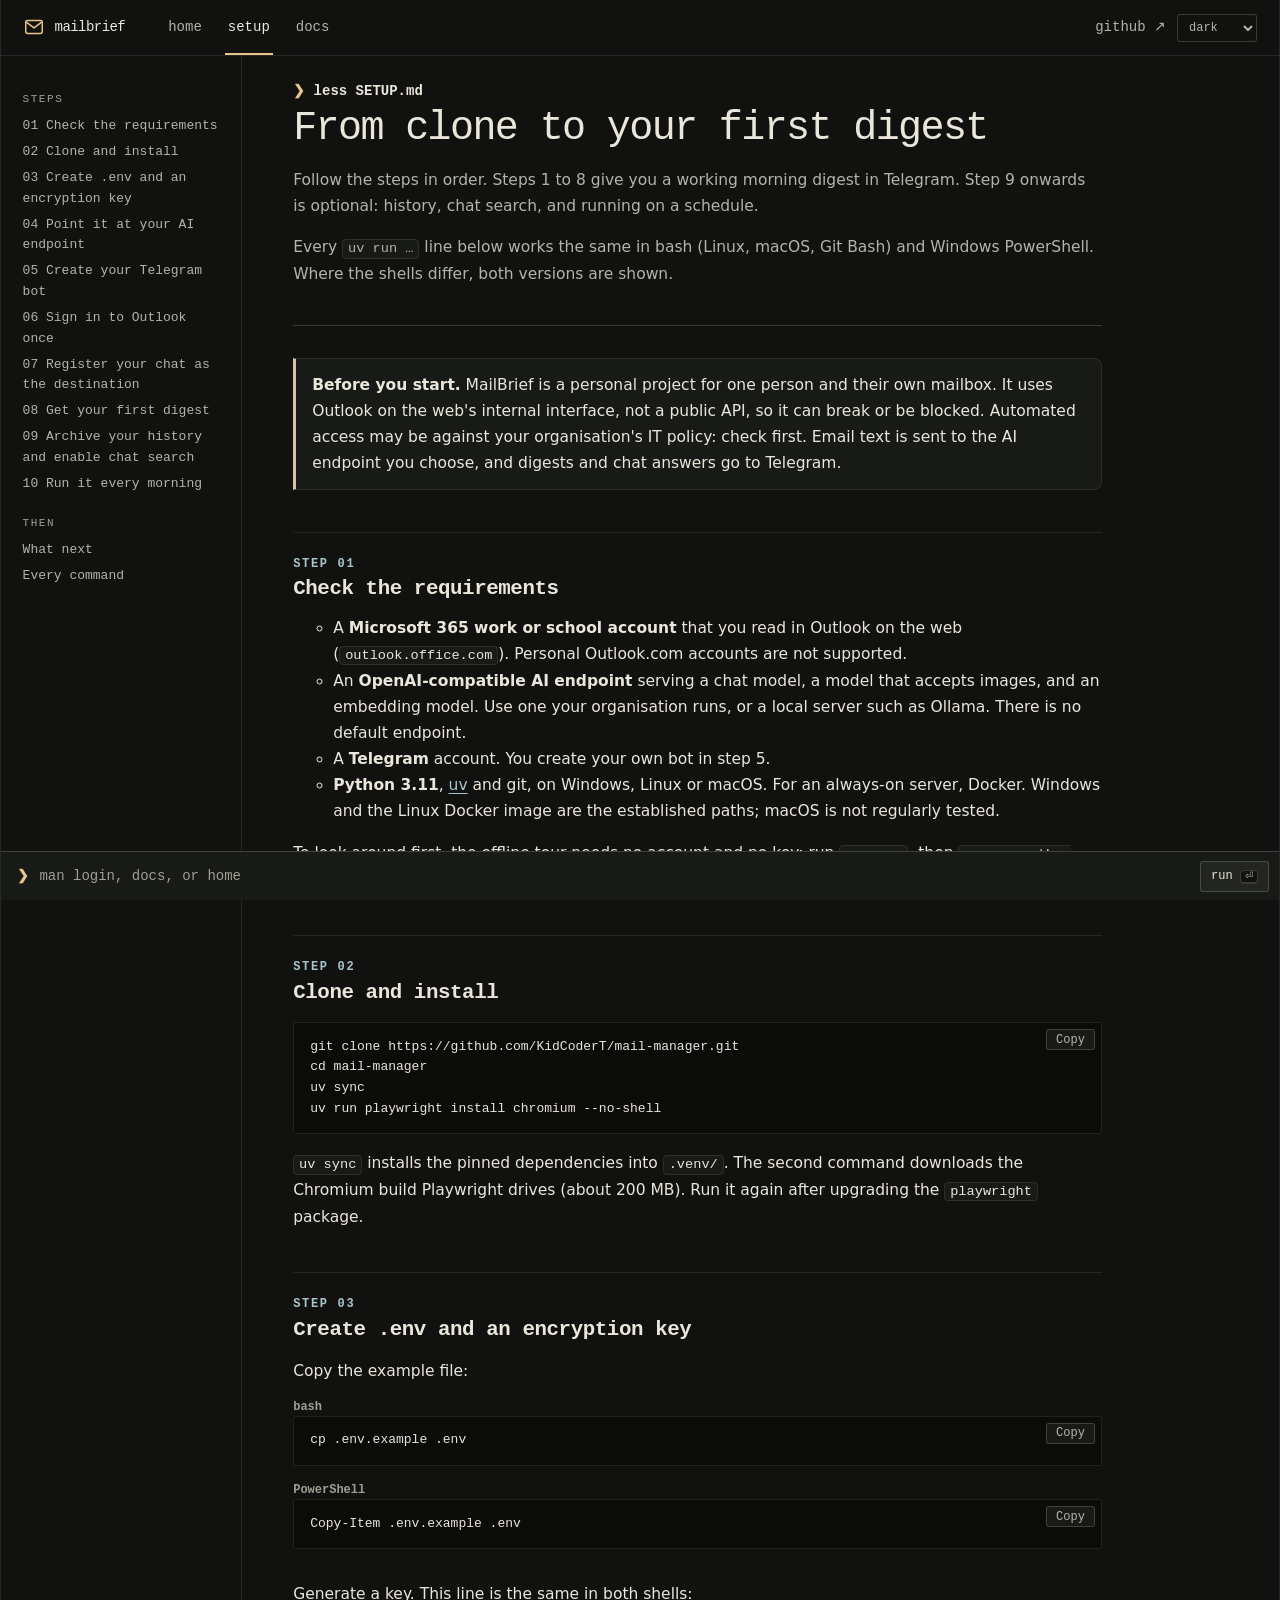
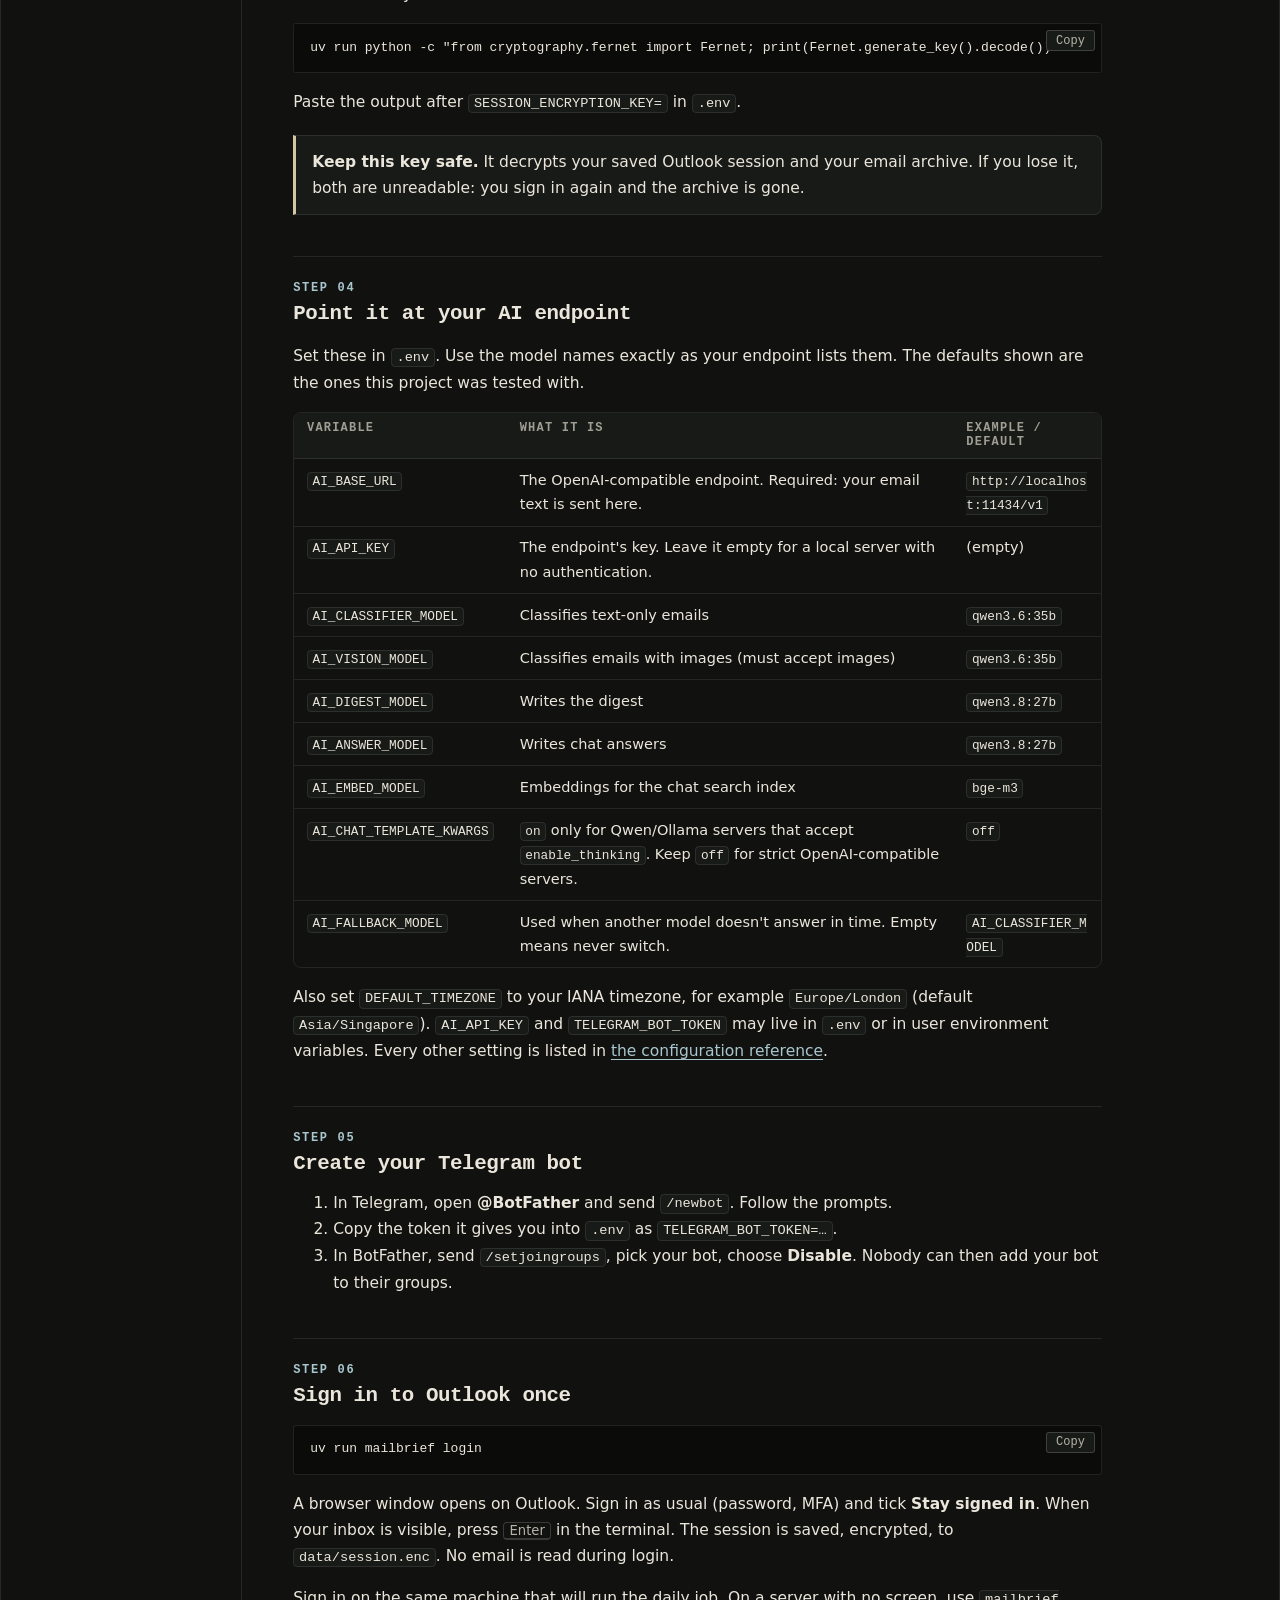
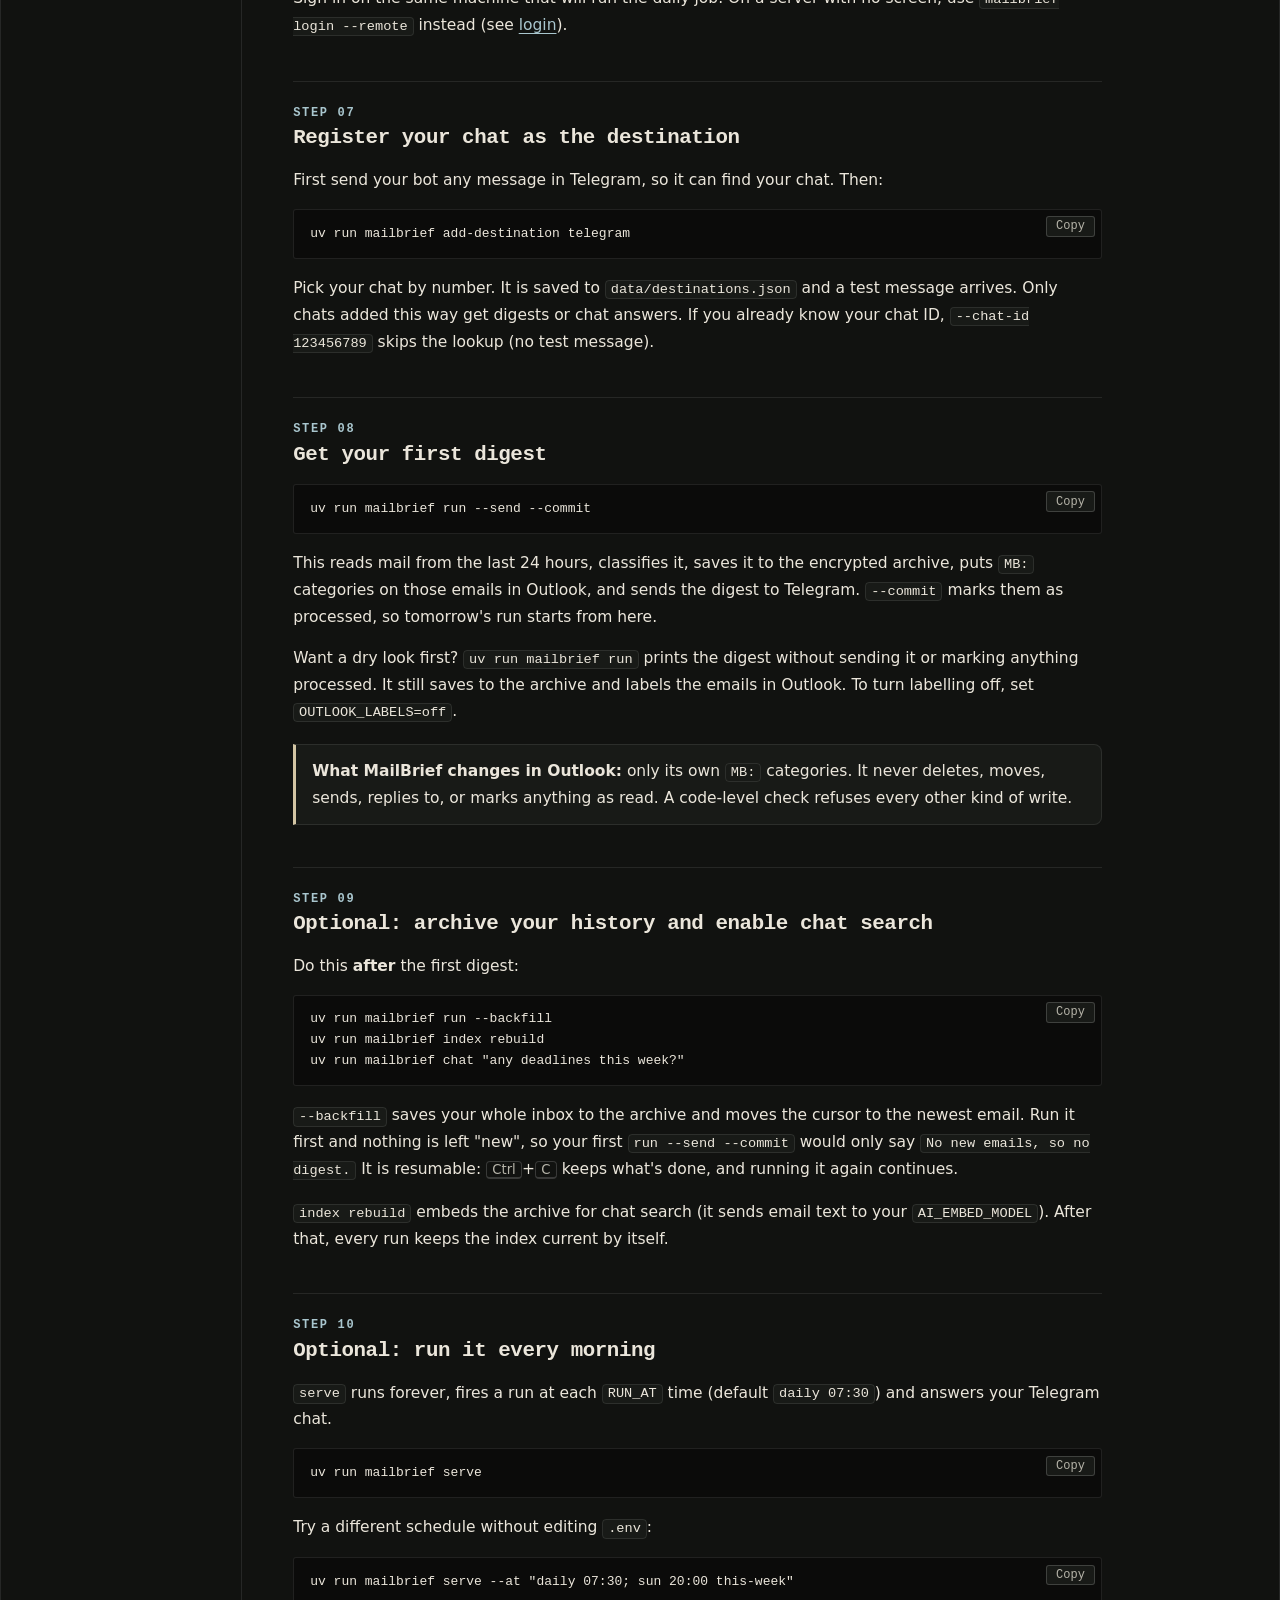
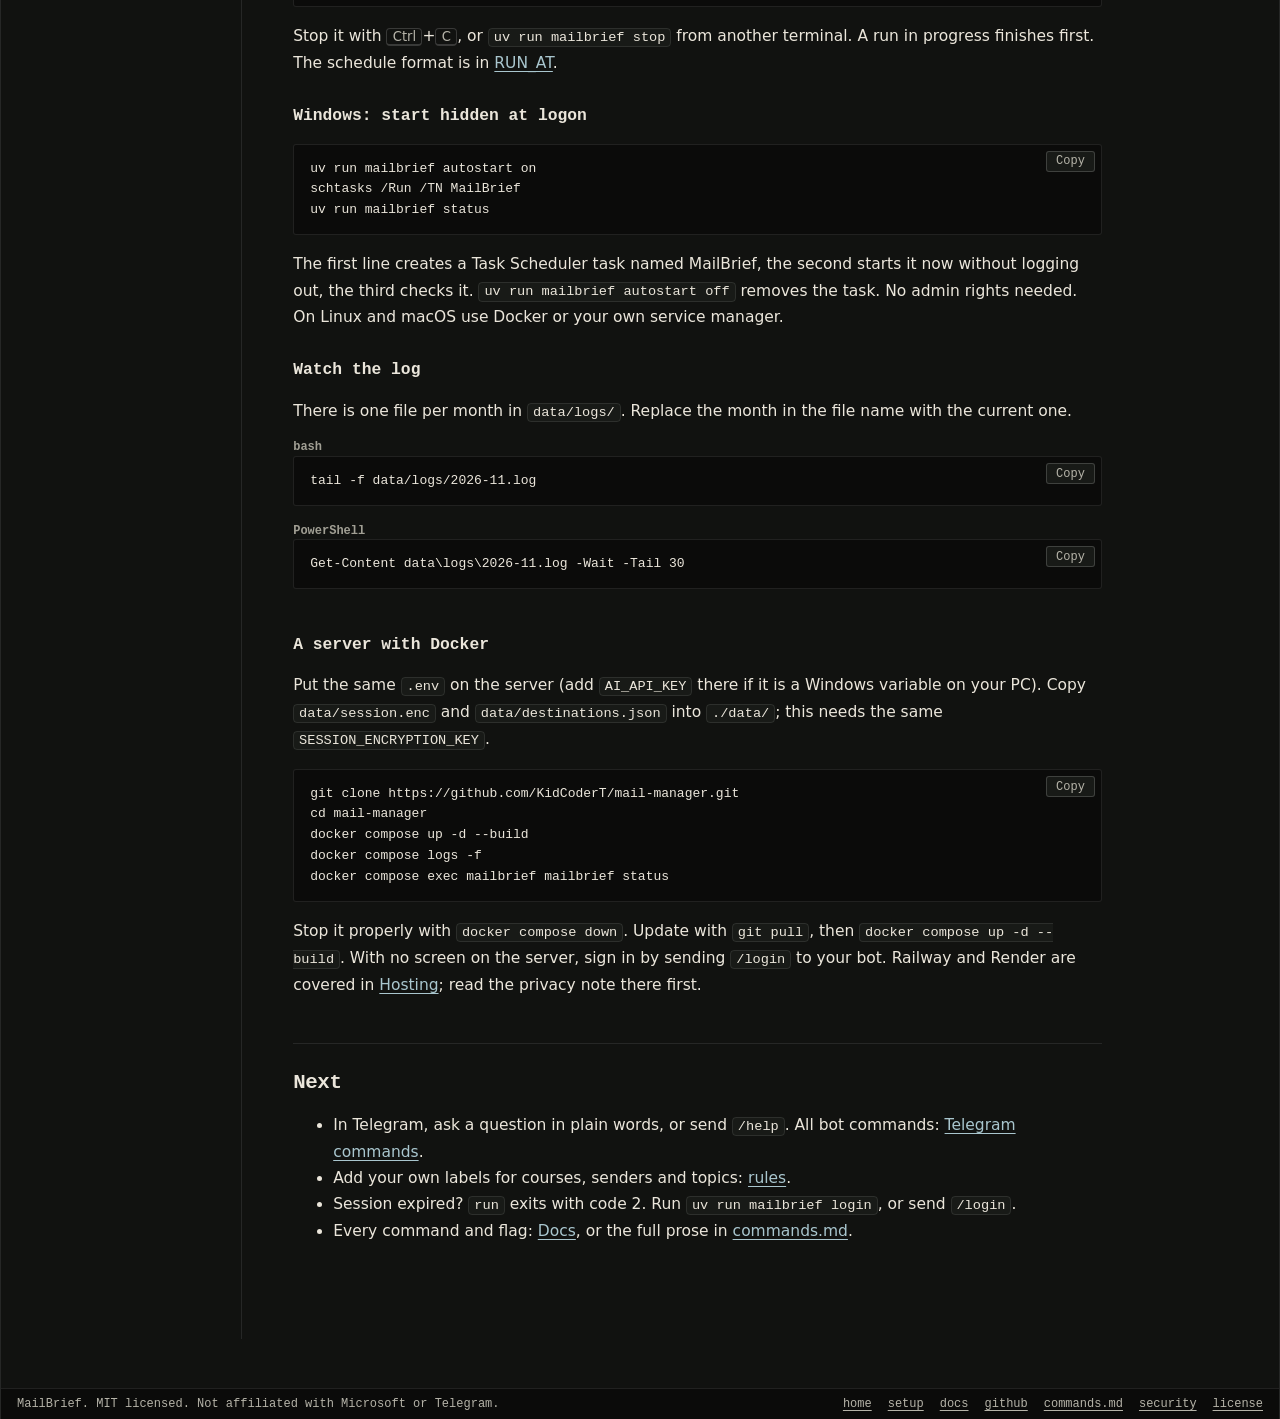
<file: website/setup.html>
<!doctype html>
<html lang="en" data-theme="dark">
<head>
<meta charset="utf-8">
<meta http-equiv="Content-Security-Policy" content="default-src 'none'; style-src 'self'; script-src 'self'; img-src 'self' data:; connect-src 'none'; base-uri 'none'; form-action 'none'">
<meta name="viewport" content="width=device-width, initial-scale=1">
<meta name="color-scheme" content="dark light">
<title>Set up MailBrief: from clone to your first digest</title>
<meta name="description" content="Linear setup for MailBrief: requirements, install, .env and AI models, Telegram bot, Outlook sign-in, destination, first digest, then optional backfill, search index, serve, autostart and Docker.">
<link rel="icon" href="assets/favicon.svg">
<link rel="stylesheet" href="style.css">
<script src="site.js"></script>
</head>
<body class="setup">
<a class="skip-link" href="#main">Skip to content</a>

<div class="window">
<header class="titlebar">
  <a class="brand" href="index.html" aria-label="MailBrief home"><svg viewBox="0 0 24 24" aria-hidden="true" fill="none" stroke="currentColor" stroke-width="1.6" stroke-linecap="round" stroke-linejoin="round"><rect x="3" y="5" width="18" height="14" rx="2"/><path d="m4 7 8 6 8-6"/></svg><span>mailbrief</span></a>
  <nav class="tabs" aria-label="Main">
    <a href="index.html">home</a>
    <a href="setup.html" aria-current="page">setup</a>
    <a href="docs.html">docs</a>
    <a class="tab-ext" href="https://github.com/KidCoderT/mail-manager" rel="noopener noreferrer">github ↗</a>
  </nav>
  <label class="theme-picker">
    <span class="visually-hidden">Theme</span>
    <select id="theme-select" name="theme">
      <option value="dark" selected>dark</option>
      <option value="light">light</option>
      <option value="system">system</option>
    </select>
  </label>
</header>
<main id="main" class="docs-layout setup">
  <aside class="docs-nav" aria-label="Steps">
    <details class="contents" open><summary>On this page</summary>
    <nav aria-label="Steps">
      <p class="docs-nav-group">Steps</p>
      <ul>
        <li><a href="#requirements">01 Check the requirements</a></li>
        <li><a href="#install">02 Clone and install</a></li>
        <li><a href="#env">03 Create .env and an encryption key</a></li>
        <li><a href="#ai">04 Point it at your AI endpoint</a></li>
        <li><a href="#telegram">05 Create your Telegram bot</a></li>
        <li><a href="#login">06 Sign in to Outlook once</a></li>
        <li><a href="#destination">07 Register your chat as the destination</a></li>
        <li><a href="#first-digest">08 Get your first digest</a></li>
        <li><a href="#backfill">09 Archive your history and enable chat search</a></li>
        <li><a href="#schedule">10 Run it every morning</a></li>
      </ul>
      <p class="docs-nav-group">Then</p>
      <ul>
        <li><a href="#next">What next</a></li>
        <li><a href="docs.html">Every command</a></li>
      </ul>
    </nav>
    </details>
  </aside>
  <article class="docs-content">
  <header class="page-intro">
    <p class="eyebrow">less SETUP.md</p>
    <h1>From clone to your first digest</h1>
    <p>Follow the steps in order. Steps 1 to 8 give you a working morning digest in Telegram. Step 9 onwards is optional: history, chat search, and running on a schedule.</p>
    <p>Every <code>uv run …</code> line below works the same in bash (Linux, macOS, Git Bash) and Windows PowerShell. Where the shells differ, both versions are shown.</p>
  </header>

  <div class="callout">
    <p><strong>Before you start.</strong> MailBrief is a personal project for one person and their own mailbox. It uses Outlook on the web's internal interface, not a public API, so it can break or be blocked. Automated access may be against your organisation's IT policy: check first. Email text is sent to the AI endpoint you choose, and digests and chat answers go to Telegram.</p>
  </div>

  <ol class="steps">
    <li id="requirements">
      <h2>Check the requirements</h2>
      <ul>
        <li>A <strong>Microsoft 365 work or school account</strong> that you read in Outlook on the web (<code>outlook.office.com</code>). Personal Outlook.com accounts are not supported.</li>
        <li>An <strong>OpenAI-compatible AI endpoint</strong> serving a chat model, a model that accepts images, and an embedding model. Use one your organisation runs, or a local server such as Ollama. There is no default endpoint.</li>
        <li>A <strong>Telegram</strong> account. You create your own bot in step 5.</li>
        <li><strong>Python 3.11</strong>, <a href="https://docs.astral.sh/uv/">uv</a> and git, on Windows, Linux or macOS. For an always-on server, Docker. Windows and the Linux Docker image are the established paths; macOS is not regularly tested.</li>
      </ul>
      <p>To look around first, the offline tour needs no account and no key: run <code>uv sync</code>, then <code>uv run python demo/run.py</code>. It uses 15 invented emails in a temporary archive.</p>
    </li>

    <li id="install">
      <h2>Clone and install</h2>
<pre data-copy><code>git clone https://github.com/KidCoderT/mail-manager.git
cd mail-manager
uv sync
uv run playwright install chromium --no-shell</code></pre>
      <p><code>uv sync</code> installs the pinned dependencies into <code>.venv/</code>. The second command downloads the Chromium build Playwright drives (about 200 MB). Run it again after upgrading the <code>playwright</code> package.</p>
    </li>

    <li id="env">
      <h2>Create <code>.env</code> and an encryption key</h2>
      <p>Copy the example file:</p>
      <div class="shell-pair">
        <p class="shell-label">bash</p>
<pre data-copy><code>cp .env.example .env</code></pre>
        <p class="shell-label">PowerShell</p>
<pre data-copy><code>Copy-Item .env.example .env</code></pre>
      </div>
      <p>Generate a key. This line is the same in both shells:</p>
<pre data-copy><code>uv run python -c "from cryptography.fernet import Fernet; print(Fernet.generate_key().decode())"</code></pre>
      <p>Paste the output after <code>SESSION_ENCRYPTION_KEY=</code> in <code>.env</code>.</p>
      <div class="callout">
        <p><strong>Keep this key safe.</strong> It decrypts your saved Outlook session and your email archive. If you lose it, both are unreadable: you sign in again and the archive is gone.</p>
      </div>
    </li>

    <li id="ai">
      <h2>Point it at your AI endpoint</h2>
      <p>Set these in <code>.env</code>. Use the model names exactly as your endpoint lists them. The defaults shown are the ones this project was tested with.</p>
      <div class="table-wrap">
        <table>
          <thead><tr><th scope="col">Variable</th><th scope="col">What it is</th><th scope="col">Example / default</th></tr></thead>
          <tbody>
            <tr><td><code>AI_BASE_URL</code></td><td>The OpenAI-compatible endpoint. Required: your email text is sent here.</td><td><code>http://localhost:11434/v1</code></td></tr>
            <tr><td><code>AI_API_KEY</code></td><td>The endpoint's key. Leave it empty for a local server with no authentication.</td><td>(empty)</td></tr>
            <tr><td><code>AI_CLASSIFIER_MODEL</code></td><td>Classifies text-only emails</td><td><code>qwen3.6:35b</code></td></tr>
            <tr><td><code>AI_VISION_MODEL</code></td><td>Classifies emails with images (must accept images)</td><td><code>qwen3.6:35b</code></td></tr>
            <tr><td><code>AI_DIGEST_MODEL</code></td><td>Writes the digest</td><td><code>qwen3.8:27b</code></td></tr>
            <tr><td><code>AI_ANSWER_MODEL</code></td><td>Writes chat answers</td><td><code>qwen3.8:27b</code></td></tr>
            <tr><td><code>AI_EMBED_MODEL</code></td><td>Embeddings for the chat search index</td><td><code>bge-m3</code></td></tr>
            <tr><td><code>AI_CHAT_TEMPLATE_KWARGS</code></td><td><code>on</code> only for Qwen/Ollama servers that accept <code>enable_thinking</code>. Keep <code>off</code> for strict OpenAI-compatible servers.</td><td><code>off</code></td></tr>
            <tr><td><code>AI_FALLBACK_MODEL</code></td><td>Used when another model doesn't answer in time. Empty means never switch.</td><td><code>AI_CLASSIFIER_MODEL</code></td></tr>
          </tbody>
        </table>
      </div>
      <p>Also set <code>DEFAULT_TIMEZONE</code> to your IANA timezone, for example <code>Europe/London</code> (default <code>Asia/Singapore</code>). <code>AI_API_KEY</code> and <code>TELEGRAM_BOT_TOKEN</code> may live in <code>.env</code> or in user environment variables. Every other setting is listed in <a href="docs.html#configuration">the configuration reference</a>.</p>
    </li>

    <li id="telegram">
      <h2>Create your Telegram bot</h2>
      <ol>
        <li>In Telegram, open <strong>@BotFather</strong> and send <code>/newbot</code>. Follow the prompts.</li>
        <li>Copy the token it gives you into <code>.env</code> as <code>TELEGRAM_BOT_TOKEN=…</code>.</li>
        <li>In BotFather, send <code>/setjoingroups</code>, pick your bot, choose <strong>Disable</strong>. Nobody can then add your bot to their groups.</li>
      </ol>
    </li>

    <li id="login">
      <h2>Sign in to Outlook once</h2>
<pre data-copy><code>uv run mailbrief login</code></pre>
      <p>A browser window opens on Outlook. Sign in as usual (password, MFA) and tick <strong>Stay signed in</strong>. When your inbox is visible, press <kbd>Enter</kbd> in the terminal. The session is saved, encrypted, to <code>data/session.enc</code>. No email is read during login.</p>
      <p>Sign in on the same machine that will run the daily job. On a server with no screen, use <code>mailbrief login --remote</code> instead (see <a href="docs.html#cmd-login">login</a>).</p>
    </li>

    <li id="destination">
      <h2>Register your chat as the destination</h2>
      <p>First send your bot any message in Telegram, so it can find your chat. Then:</p>
<pre data-copy><code>uv run mailbrief add-destination telegram</code></pre>
      <p>Pick your chat by number. It is saved to <code>data/destinations.json</code> and a test message arrives. Only chats added this way get digests or chat answers. If you already know your chat ID, <code>--chat-id 123456789</code> skips the lookup (no test message).</p>
    </li>

    <li id="first-digest">
      <h2>Get your first digest</h2>
<pre data-copy><code>uv run mailbrief run --send --commit</code></pre>
      <p>This reads mail from the last 24 hours, classifies it, saves it to the encrypted archive, puts <code>MB:</code> categories on those emails in Outlook, and sends the digest to Telegram. <code>--commit</code> marks them as processed, so tomorrow's run starts from here.</p>
      <p>Want a dry look first? <code>uv run mailbrief run</code> prints the digest without sending it or marking anything processed. It still saves to the archive and labels the emails in Outlook. To turn labelling off, set <code>OUTLOOK_LABELS=off</code>.</p>
      <div class="callout">
        <p><strong>What MailBrief changes in Outlook:</strong> only its own <code>MB:</code> categories. It never deletes, moves, sends, replies to, or marks anything as read. A code-level check refuses every other kind of write.</p>
      </div>
    </li>

    <li id="backfill">
      <h2>Optional: archive your history and enable chat search</h2>
      <p>Do this <strong>after</strong> the first digest:</p>
<pre data-copy><code>uv run mailbrief run --backfill
uv run mailbrief index rebuild
uv run mailbrief chat "any deadlines this week?"</code></pre>
      <p><code>--backfill</code> saves your whole inbox to the archive and moves the cursor to the newest email. Run it first and nothing is left "new", so your first <code>run --send --commit</code> would only say <code>No new emails, so no digest.</code> It is resumable: <kbd>Ctrl</kbd>+<kbd>C</kbd> keeps what's done, and running it again continues.</p>
      <p><code>index rebuild</code> embeds the archive for chat search (it sends email text to your <code>AI_EMBED_MODEL</code>). After that, every run keeps the index current by itself.</p>
    </li>

    <li id="schedule">
      <h2>Optional: run it every morning</h2>
      <p><code>serve</code> runs forever, fires a run at each <code>RUN_AT</code> time (default <code>daily 07:30</code>) and answers your Telegram chat.</p>
<pre data-copy><code>uv run mailbrief serve</code></pre>
      <p>Try a different schedule without editing <code>.env</code>:</p>
<pre data-copy><code>uv run mailbrief serve --at "daily 07:30; sun 20:00 this-week"</code></pre>
      <p>Stop it with <kbd>Ctrl</kbd>+<kbd>C</kbd>, or <code>uv run mailbrief stop</code> from another terminal. A run in progress finishes first. The schedule format is in <a href="docs.html#run-at">RUN_AT</a>.</p>

      <h3 id="autostart">Windows: start hidden at logon</h3>
<pre data-copy><code>uv run mailbrief autostart on
schtasks /Run /TN MailBrief
uv run mailbrief status</code></pre>
      <p>The first line creates a Task Scheduler task named MailBrief, the second starts it now without logging out, the third checks it. <code>uv run mailbrief autostart off</code> removes the task. No admin rights needed. On Linux and macOS use Docker or your own service manager.</p>

      <h3 id="logs">Watch the log</h3>
      <p>There is one file per month in <code>data/logs/</code>. Replace the month in the file name with the current one.</p>
      <div class="shell-pair">
        <p class="shell-label">bash</p>
<pre data-copy><code>tail -f data/logs/2026-11.log</code></pre>
        <p class="shell-label">PowerShell</p>
<pre data-copy><code>Get-Content data\logs\2026-11.log -Wait -Tail 30</code></pre>
      </div>

      <h3 id="docker">A server with Docker</h3>
      <p>Put the same <code>.env</code> on the server (add <code>AI_API_KEY</code> there if it is a Windows variable on your PC). Copy <code>data/session.enc</code> and <code>data/destinations.json</code> into <code>./data/</code>; this needs the same <code>SESSION_ENCRYPTION_KEY</code>.</p>
<pre data-copy><code>git clone https://github.com/KidCoderT/mail-manager.git
cd mail-manager
docker compose up -d --build
docker compose logs -f
docker compose exec mailbrief mailbrief status</code></pre>
      <p>Stop it properly with <code>docker compose down</code>. Update with <code>git pull</code>, then <code>docker compose up -d --build</code>. With no screen on the server, sign in by sending <code>/login</code> to your bot. Railway and Render are covered in <a href="docs.html#hosting">Hosting</a>; read the privacy note there first.</p>
    </li>
  </ol>

  <section class="doc-section" id="next">
    <h2>Next</h2>
    <ul>
      <li>In Telegram, ask a question in plain words, or send <code>/help</code>. All bot commands: <a href="docs.html#telegram">Telegram commands</a>.</li>
      <li>Add your own labels for courses, senders and topics: <a href="docs.html#cmd-rules">rules</a>.</li>
      <li>Session expired? <code>run</code> exits with code 2. Run <code>uv run mailbrief login</code>, or send <code>/login</code>.</li>
      <li>Every command and flag: <a href="docs.html">Docs</a>, or the full prose in <a href="https://github.com/KidCoderT/mail-manager/blob/main/commands.md">commands.md</a>.</li>
    </ul>
  </section>
  </article>
</main>

<form class="cmdline needs-js" id="terminal-form" autocomplete="off">
  <label class="prompt" for="terminal-input"><span aria-hidden="true">❯</span><span class="visually-hidden">Command</span></label>
  <div class="cmd-field">
    <span class="ghost" aria-hidden="true"></span>
    <input id="terminal-input" name="command" type="text" maxlength="120" placeholder="man login, docs, or home" autocapitalize="off" autocorrect="off" spellcheck="false" enterkeyhint="go">
  </div>
  <button type="submit">run <kbd>⏎</kbd></button>
</form>

<footer class="statusbar">
  <p>MailBrief. MIT licensed. Not affiliated with Microsoft or Telegram.</p>
  <nav aria-label="Footer">
    <a href="index.html">home</a>
    <a href="setup.html">setup</a>
    <a href="docs.html">docs</a>
    <a href="https://github.com/KidCoderT/mail-manager" rel="noopener noreferrer">github</a>
    <a href="https://github.com/KidCoderT/mail-manager/blob/main/commands.md" rel="noopener noreferrer">commands.md</a>
    <a href="https://github.com/KidCoderT/mail-manager/blob/main/SECURITY.md" rel="noopener noreferrer">security</a>
    <a href="https://github.com/KidCoderT/mail-manager/blob/main/LICENSE" rel="noopener noreferrer">license</a>
  </nav>
</footer>
</div>
</body>
</html>
</file>
<file: website/style.css>
/* MailBrief workspace experiment: warm monochrome, amber accents, quiet panes.
   System fonts only, no external assets. Dark is the default; [data-theme="light"] swaps the tokens. */

:root {
  --bg: #111210;
  --deep: #0b0b0a;
  --panel: #181a17;
  --raise: #232620;
  --text: #ebe6db;
  --muted: #b5b3a8;
  --dim: #a19f94;
  --pink: #e7c58a;
  --cyan: #a9c6ce;
  --violet: #d3c5a4;
  --line: rgba(255, 255, 255, .09);
  --line-2: rgba(255, 255, 255, .17);
  --glyph: #d3c5a4;
  --glow: rgba(184, 164, 255, .13);
  --shadow: 0 30px 80px rgba(0, 0, 0, .55);
  --mono: "Cascadia Code", "JetBrains Mono", ui-monospace, "SF Mono", Consolas, "Liberation Mono", monospace;
  --sans: "Segoe UI Variable Text", "Segoe UI", system-ui, -apple-system, sans-serif;
  --bar: 44px;
  color-scheme: dark;
}

[data-theme="light"] {
  --bg: #f6f4ee;
  --deep: #e9e7df;
  --panel: #efeee7;
  --raise: #e3e2d9;
  --text: #242620;
  --muted: #565b50;
  --dim: #62675c;
  --pink: #795517;
  --cyan: #345f6c;
  --violet: #795517;
  --line: rgba(20, 20, 40, .11);
  --line-2: rgba(20, 20, 40, .2);
  --glyph: #795517;
  --glow: rgba(106, 79, 214, .1);
  --shadow: 0 30px 80px rgba(40, 30, 80, .18);
  color-scheme: light;
}

*, *::before, *::after { box-sizing: border-box; }

html { scroll-padding: calc(var(--bar) + 16px) 0 72px; -webkit-text-size-adjust: 100%; }

body {
  margin: 0;
  min-height: 100dvh;
  font: 14px/1.6 var(--mono);
  color: var(--text);
  background: var(--deep);
  background-attachment: fixed;
}

a { color: var(--cyan); text-underline-offset: 3px; }
a:hover { color: var(--text); }
:focus-visible { outline: 2px solid var(--cyan); outline-offset: 2px; border-radius: 3px; }
::selection { background: var(--pink); color: var(--deep); }

.visually-hidden {
  position: absolute; width: 1px; height: 1px; overflow: hidden;
  clip-path: inset(50%); white-space: nowrap;
}
.skip-link { position: absolute; left: -999px; top: 0; z-index: 20; padding: .5rem 1rem; background: var(--pink); color: var(--deep); }
.skip-link:focus { left: 0; }
html:not(.js) .needs-js { display: none !important; }
[hidden] { display: none !important; }

kbd {
  font: inherit; font-size: .85em; padding: 0 .4em; border-radius: 4px;
  border: 1px solid var(--line-2); border-bottom-width: 2px; color: var(--muted); background: var(--bg);
}

/* ---------- the window ---------- */
.backdrop { position: fixed; inset: 0; width: 100%; height: 100%; pointer-events: none; }

.window {
  position: relative;
  display: grid;
  grid-template-rows: auto 1fr auto auto;
  grid-template-columns: minmax(0, 1fr);
  max-width: 1240px;
  min-height: 100dvh;
  margin-inline: auto;
  background: var(--bg);
  border-inline: 1px solid var(--line);
}
.home .window { height: 100dvh; min-height: 0; }

@media (min-width: 900px) and (min-height: 620px) {
  .home { display: grid; place-items: center; height: 100dvh; overflow: hidden; }
  .home .window {
    width: min(1120px, 100vw - 56px);
    height: min(780px, 100dvh - 56px);
    border: 1px solid var(--line-2);
    border-radius: 12px;
    box-shadow: var(--shadow), 0 0 0 1px var(--deep);
    overflow: hidden;
  }
}

/* ---------- title bar with tabs ---------- */
.titlebar {
  position: sticky; top: 0; z-index: 6;
  display: flex; align-items: flex-end; gap: .5rem;
  height: var(--bar); padding: 0 .6rem 0 .9rem;
  background: var(--deep); border-bottom: 1px solid var(--line);
}
.brand {
  align-self: center; display: flex; align-items: center; gap: .6rem;
  font-weight: 700; color: var(--text); text-decoration: none; letter-spacing: -.01em;
}
.tabs { display: flex; align-items: flex-end; gap: 2px; flex: 1; min-width: 0; margin-left: .6rem; overflow-x: auto; scrollbar-width: none; }
.tabs a {
  position: relative; top: 1px;
  padding: .42rem .95rem; border: 1px solid transparent; border-bottom: 0; border-radius: 8px 8px 0 0;
  color: var(--muted); text-decoration: none; white-space: nowrap;
}
.tabs a:hover { color: var(--text); background: var(--panel); }
.tabs a[aria-current] { color: var(--text); background: var(--bg); border-color: var(--line); box-shadow: inset 0 2px 0 var(--pink); }
.tabs .tab-ext { margin-left: auto; }
.theme-picker { align-self: center; }
.theme-picker select {
  font: inherit; font-size: 12px; color: var(--muted); background: var(--bg);
  border: 1px solid var(--line-2); border-radius: 6px; padding: .2rem .35rem; cursor: pointer;
}

/* ---------- home: rail + session pane ---------- */
.session { display: grid; grid-template-columns: 216px minmax(0, 1fr); min-height: 0; overflow: hidden; }

.rail { padding: .35rem .5rem 1rem; overflow-y: auto; border-right: 1px solid var(--line); background: var(--panel); }
.rail-group { margin: 1rem .55rem .3rem; font-size: 11px; letter-spacing: .14em; text-transform: uppercase; color: var(--dim); }
.rail button, .rail a {
  display: flex; align-items: baseline; justify-content: space-between; gap: .5rem; width: 100%;
  padding: .3rem .55rem; border: 0; border-radius: 6px; background: none;
  font: inherit; color: var(--text); text-align: left; text-decoration: none; cursor: pointer;
}
.rail button:hover, .rail a:hover { background: var(--raise); }
.rail button:hover .hint, .rail a:hover .hint { color: var(--pink); }
.rail .hint { font-size: 12px; color: var(--dim); white-space: nowrap; }

.pane { min-height: 0; overflow-y: auto; padding: 1.4rem 1.6rem 1.2rem; scrollbar-width: thin; scrollbar-color: var(--line-2) transparent; }
.pane.cleared .hero { display: none; }

.hero { margin-bottom: 1.3rem; padding-bottom: 1.3rem; border-bottom: 1px dashed var(--line-2); }
.hero p { margin: 0; }
.boot { font-size: 12px; color: var(--dim); letter-spacing: .04em; }
.hero h1 { margin: .5rem 0 .45rem; font-size: clamp(2.6rem, 8vw, 4.6rem); line-height: 1; font-weight: 800; letter-spacing: -.05em; }
.wordmark {
  background: linear-gradient(90deg, var(--pink), var(--violet) 55%, var(--cyan));
  -webkit-background-clip: text; background-clip: text; color: transparent;
}
.cursor { display: inline-block; width: .5em; height: .82em; margin-left: .1em; background: var(--pink); animation: blink 1.1s steps(1) 3; }
.tagline { font-size: 1.15rem; font-weight: 600; }
.lede { max-width: 60ch; margin-top: .35rem !important; font: 15px/1.55 var(--sans); color: var(--muted); }
.hero-hint { margin-top: .9rem !important; color: var(--dim); }
.hero-actions { display: flex; flex-wrap: wrap; align-items: center; gap: 1rem; margin-top: .85rem !important; font: 14px var(--sans); }
.setup-link { background: var(--pink); color: var(--deep); border-radius: 5px; padding: .5rem .7rem; text-decoration: none; font-weight: 600; }
.setup-link:hover { color: var(--deep); filter: brightness(1.1); }
.digest-meta { margin: .5rem 0 .8rem; color: var(--muted); font: 13px var(--sans); }
.digest-item { margin-bottom: .75rem; font: 15px/1.45 var(--sans); }
.digest-item > span { font-size: 12px; }
.digest-item p { margin: .15rem 0 0; }
.run-log { margin-top: .9rem; color: var(--muted); font-size: 12px; }
.run-log summary { cursor: pointer; padding-block: .35rem; }
.contents > summary { display: none; cursor: pointer; padding: .4rem .2rem; color: var(--text); }

.block { margin-bottom: 1.2rem; }
.block-cmd { display: flex; gap: .6rem; font-weight: 600; overflow-wrap: anywhere; }
.prompt { color: var(--pink); font-weight: 700; }
.block-out { margin: .35rem 0 0 .28rem; padding-left: 1.05rem; border-left: 1px solid var(--line-2); }
.ln { min-height: 1.6em; white-space: pre-wrap; overflow-wrap: anywhere; }
.ln-pre { white-space: pre; overflow-x: auto; overflow-wrap: normal; scrollbar-width: none; }
.ln-row { display: grid; align-items: start; grid-template-columns: 13.5rem minmax(0, 1fr); gap: 1rem; white-space: normal; }
.block-new { animation: line-in .12s both; }

.t-dim { color: var(--muted); }
.t-h { font-weight: 700; }
.t-pink { color: var(--pink); }
.t-cyan { color: var(--cyan); }
.t-violet { color: var(--violet); }

.cmd-link {
  padding: 0; border: 0; background: none; font: inherit; color: var(--cyan); text-align: left; cursor: pointer;
  text-decoration: underline dotted; text-underline-offset: 3px;
}
.cmd-link:hover { color: var(--pink); text-decoration-style: solid; }

/* ---------- the prompt and the status bar, on every page ---------- */
.cmdline {
  position: sticky; bottom: 0; z-index: 5;
  display: flex; align-items: center; gap: .65rem;
  padding: .5rem .6rem .5rem 1rem;
  background: var(--panel); border-top: 1px solid var(--line-2);
}
.cmdline:focus-within { box-shadow: inset 0 1px 0 var(--pink); }
.cmd-field { position: relative; flex: 1; min-width: 0; }
.cmdline input, .ghost { display: block; width: 100%; padding: .3rem 0; font: inherit; }
.cmdline input { position: relative; border: 0; outline: 0; background: none; color: var(--text); caret-color: var(--pink); }
.cmdline input::placeholder { color: var(--dim); }
.ghost { position: absolute; inset: 0; overflow: hidden; white-space: pre; color: var(--dim); pointer-events: none; }
.ghost i { font-style: normal; visibility: hidden; }
.cmdline button {
  font: inherit; font-size: 12px; padding: .3rem .65rem; border-radius: 6px; cursor: pointer;
  color: var(--text); background: var(--raise); border: 1px solid var(--line-2); white-space: nowrap;
}
.cmdline button:hover { border-color: var(--pink); }

.statusbar {
  display: flex; flex-wrap: wrap; align-items: center; gap: .2rem 1.2rem;
  padding: .32rem 1rem; font-size: 12px; color: var(--muted);
  background: var(--deep); border-top: 1px solid var(--line);
}
.statusbar p { margin: 0; }
.statusbar nav { display: flex; flex-wrap: wrap; gap: .1rem 1rem; margin-left: auto; }
.statusbar a { color: var(--muted); }
.statusbar a:hover { color: var(--text); }
.pill { margin-right: .35rem; padding: 0 .45em; border-radius: 3px; font-weight: 700; color: var(--deep); background: var(--violet); }

/* ---------- setup and docs: a pager inside the same window ---------- */
.docs-layout { display: grid; grid-template-columns: 240px minmax(0, 1fr); align-items: start; }

.docs-nav {
  position: sticky; top: var(--bar);
  max-height: calc(100dvh - var(--bar) - 50px); overflow-y: auto;
  padding: 1.1rem .7rem 2rem .9rem; font-size: 13px; scrollbar-width: thin; scrollbar-color: var(--line-2) transparent;
}
.docs-search label { display: block; margin-bottom: .3rem; font-size: 11px; letter-spacing: .14em; text-transform: uppercase; color: var(--dim); }
.docs-search input {
  width: 100%; padding: .4rem .6rem; font: inherit; color: var(--text);
  background: var(--deep); border: 1px solid var(--line-2); border-radius: 6px;
}
.docs-search input:focus { outline: 0; border-color: var(--pink); }
.docs-nav-group { margin: 1.1rem 0 .3rem .45rem; font-size: 11px; letter-spacing: .14em; text-transform: uppercase; color: var(--dim); }
.docs-nav ul { margin: 0; padding: 0; list-style: none; }
.docs-nav ul ul { margin-left: .7rem; padding-left: .3rem; border-left: 1px solid var(--line); }
.docs-nav a { display: block; padding: .16rem .45rem; border-radius: 5px; color: var(--muted); text-decoration: none; }
.docs-nav a:hover { color: var(--text); background: var(--raise); }

.docs-content {
  min-width: 0; min-height: calc(100dvh - var(--bar));
  padding: 1.6rem clamp(1rem, 4vw, 3.2rem) 5rem;
  border-left: 1px solid var(--line);
  font: 15.5px/1.68 var(--sans);
}
.docs-content > * { max-width: 82ch; }
.docs-content .table-wrap, .docs-content .code-block { max-width: none; }

.page-intro { margin-bottom: 2rem; padding-bottom: 1.4rem; border-bottom: 1px dashed var(--line-2); }
.page-intro p { color: var(--muted); }
.eyebrow { margin: 0; font: 600 14px var(--mono); color: var(--text) !important; }
.eyebrow::before { content: "❯ "; color: var(--pink); }
.docs-content h1 { margin: .5rem 0 .8rem; font: 800 clamp(1.7rem, 4.5vw, 2.5rem)/1.12 var(--mono); letter-spacing: -.04em; }
.docs-content h2 { margin: 0 0 .8rem; font: 700 1.3rem/1.3 var(--mono); letter-spacing: -.02em; }
.docs-content h3 { margin: 1.8rem 0 .5rem; font: 700 1.02rem/1.4 var(--mono); }
.docs-content h2::before { content: "# "; color: var(--pink); }
.docs-content h3::before { content: "## "; color: var(--violet); }
.docs-content h2 code, .docs-content h3 code { border: 0; padding: 0; background: none; font-size: 1em; color: inherit; }

.doc-section { margin-top: 2.8rem; padding-top: 1.6rem; border-top: 1px solid var(--line); }
.docs-empty { color: var(--muted); }

code { font-family: var(--mono); font-size: .88em; padding: .08em .36em; border-radius: 4px; background: var(--panel); border: 1px solid var(--line); overflow-wrap: anywhere; }
pre { margin: 0; padding: .85rem 1rem; overflow-x: auto; font: 13px/1.6 var(--mono); background: var(--deep); border: 1px solid var(--line); border-radius: 8px; }
pre code { padding: 0; border: 0; background: none; font-size: inherit; overflow-wrap: normal; }
.docs-content > pre, .doc-section > pre, .steps pre { margin-block: 1rem; }
.code-block { position: relative; margin-block: 1rem; }
.code-block pre { margin: 0; padding-right: 4.6rem; }
.copy-button {
  position: absolute; top: .45rem; right: .45rem;
  font: 12px var(--mono); padding: .15rem .55rem; border-radius: 5px; cursor: pointer;
  color: var(--muted); background: var(--panel); border: 1px solid var(--line-2);
}
.copy-button:hover { color: var(--text); border-color: var(--pink); }

.table-wrap { margin-block: 1rem; overflow-x: auto; border: 1px solid var(--line); border-radius: 8px; }
table { width: 100%; border-collapse: collapse; font-size: 14.5px; }
caption { padding: .55rem .8rem; text-align: left; font: 600 12px var(--mono); letter-spacing: .1em; text-transform: uppercase; color: var(--dim); }
th, td { padding: .55rem .8rem; text-align: left; vertical-align: top; border-top: 1px solid var(--line); }
thead th { border-top: 0; font: 600 12px var(--mono); letter-spacing: .1em; text-transform: uppercase; color: var(--dim); background: var(--panel); }
td:first-child { white-space: nowrap; }

.callout { margin-block: 1.2rem; padding: .8rem 1rem; border: 1px solid var(--line); border-left: 3px solid var(--violet); border-radius: 0 8px 8px 0; background: var(--panel); }
.callout p { margin: 0; }

.steps { margin: 0; padding: 0; list-style: none; counter-reset: step; }
.steps > li { position: relative; margin-top: 2.6rem; padding-top: 1.5rem; border-top: 1px solid var(--line); counter-increment: step; }
.steps > li::before {
  content: "step " counter(step, decimal-leading-zero);
  display: block; margin-bottom: .3rem; font: 600 12px var(--mono); letter-spacing: .14em; text-transform: uppercase; color: var(--cyan);
}
.shell-pair { display: grid; grid-template-columns: minmax(0, 1fr); gap: .1rem; margin-block: 1rem; }
.shell-pair .code-block, .shell-pair pre { margin-block: 0 .5rem; }
.shell-label { margin: 0; font: 600 12px var(--mono); color: var(--dim) !important; }

/* ---------- motion ---------- */
@keyframes blink { 50% { opacity: 0; } }
@keyframes line-in { from { opacity: 0; transform: translateY(4px); } }

@media (prefers-reduced-motion: reduce) {
  *, *::before, *::after { animation: none !important; transition-duration: .01s !important; scroll-behavior: auto !important; }
}

/* ---------- narrow screens ---------- */
@media (max-width: 820px) {
  .cmdline input, .ghost { font-size: 16px; } /* below 16px, iOS zooms the page on focus */
  .statusbar .keys { display: none; }

  .session { grid-template-columns: minmax(0, 1fr); grid-template-rows: auto minmax(0, 1fr); }
  .rail { padding: .2rem .8rem; overflow-y: auto; max-height: 35dvh; border-right: 0; border-bottom: 1px solid var(--line); }
  .contents > summary { display: list-item; margin-left: 1rem; }
  .command-menu { display: grid; grid-template-columns: repeat(2, minmax(0, 1fr)); gap: .35rem; padding-block: .4rem; }
  .rail-group, .rail .hint { display: none; }
  .rail button, .rail a { width: auto; padding: .35rem .65rem; border: 1px solid var(--line-2); white-space: nowrap; }
  .pane { padding: 1.1rem 1rem; }
  .ln-row { grid-template-columns: minmax(0, 1fr); gap: 0; margin-bottom: .45rem; }

  .docs-layout { grid-template-columns: minmax(0, 1fr); }
  .docs-nav { position: static; max-height: none; padding: .9rem 1rem 0; }
  .docs-nav nav { max-height: 45dvh; overflow-y: auto; padding-block: .5rem; }
  .docs-nav .contents { border-bottom: 1px solid var(--line); margin-top: .4rem; }
  .docs-content { border-left: 0; }
  td:first-child { white-space: normal; }
}

@media (max-width: 480px) {
  .brand span { display: none; }
  .tabs { margin-left: 0; }
  .tabs a { padding-inline: .6rem; }
  .cmdline button kbd { display: none; }
  .home .statusbar nav { display: none; }
  .home .statusbar { font-size: 11px; }
  .hero-hint { margin-top: .6rem !important; font-size: 12px; }
  .hero { margin-bottom: .9rem; padding-bottom: .9rem; }
  .boot { font-size: 11px; }
  .pane { padding-top: .8rem; }
}
.page-intro + .doc-section { margin-top: 0; padding-top: 0; border-top: 0; }

/* Landing page: navigation in the title bar, demo controls in the rail,
   a Telegram message to read, and a separate terminal to interact with. */
.home { --muted: #b5b3a8; --dim: #b5b3a8; }
.home[data-theme="light"], [data-theme="light"] .home { --muted: #565b50; --dim: #565b50; }
.home .session { grid-template-columns: 196px minmax(0, 1fr); }
.home .rail { padding: 1rem .65rem; }
.home .rail-group { font-size: 14px; letter-spacing: 0; text-transform: none; margin: .2rem .6rem .8rem; }
.home .rail button { display: block; padding: .65rem .6rem; font-size: 16px; }
.home .rail .hint { display: block; white-space: normal; margin-top: .1rem; font: 14px/1.45 var(--sans); color: var(--muted); }
.secondary-commands { margin-top: .8rem; border-top: 1px solid var(--line-2); padding-top: .6rem; }
.secondary-commands > summary { cursor: pointer; padding: .5rem .15rem; font-size: 14px; color: var(--muted); }
.home .pane { padding: clamp(1rem, 2.4vw, 2rem); }
.landing-grid { display: grid; gap: 2rem; align-items: center; }
.home .hero { margin: 0; padding: 0; border: 0; }
.home .boot { font: 14px/1.55 var(--sans); color: var(--muted); letter-spacing: 0; }
.home .hero h1 { font-size: clamp(2.5rem, 4.4vw, 4.5rem); margin-block: .85rem .7rem; white-space: nowrap; }
.home .tagline { font-size: clamp(1.2rem, 1.6vw, 1.5rem); }
.home .lede { font: 17px/1.65 var(--sans); max-width: 43ch; margin-top: .85rem !important; }
.home .hero-actions { margin-top: 1.5rem !important; font-size: 16px; }
.home .setup-link { padding: .7rem 1rem; }
.home .hero-hint { font: 15px/1.6 var(--sans); color: var(--muted); margin-top: 1.25rem !important; max-width: 40ch; }
.project-links { display: flex; flex-wrap: wrap; gap: .5rem 1.2rem; margin-top: 1.25rem !important; font: 14px/1.5 var(--sans); }
.project-links a { color: var(--muted); }

.telegram-preview { min-width: 0; border: 1px solid var(--line-2); border-radius: 14px; background: var(--panel); overflow: hidden; font-family: var(--sans); }
.chat-header { display: flex; gap: .75rem; align-items: center; padding: 1rem 1.2rem; border-bottom: 1px solid var(--line); }
.chat-avatar { display: grid; place-items: center; flex: 0 0 42px; height: 42px; border-radius: 50%; background: var(--pink); color: var(--deep); font-weight: 700; font-size: 21px; }
.chat-header h2 { margin: 0; font-size: 17px; line-height: 1.4; }
.chat-header p { margin: .1rem 0 0; color: var(--muted); font-size: 14px; }
.demo-label { margin-left: auto; font-size: 13px; color: var(--muted); border: 1px solid var(--line-2); border-radius: 4px; padding: .15rem .4rem; }
.chat-body { padding: 1rem 1.2rem 1.1rem; }
.chat-date { margin: 0 0 .9rem; text-align: center; font-size: 13px; color: var(--muted); }
.chat-message { position: relative; background: var(--raise); border-radius: 12px 12px 12px 3px; padding: 1.25rem 1.4rem .65rem; margin-right: .4rem; }
.chat-message::before { content: ""; position: absolute; bottom: 0; left: -7px; border: 8px solid transparent; border-bottom-color: var(--raise); }
.chat-message h3 { margin: 0; font-size: 22px; line-height: 1.35; letter-spacing: -.02em; }
.home .digest-meta { color: var(--muted); font: 15px/1.5 var(--sans); margin: .4rem 0 1.15rem; }
.home .digest-item { margin: 0 0 1.15rem; font: 16px/1.55 var(--sans); }
.digest-item h4 { color: var(--pink); font-size: 14px; font-weight: 600; margin: 0 0 .25rem; }
.home .digest-item p { margin: 0; }
.message-time { margin: 0; text-align: right; font-size: 13px; color: var(--muted); }
.preview-caption { color: var(--muted); font-size: 14px; line-height: 1.5; margin: 1rem 0 0; }
.home .run-log { font: 14px/1.55 var(--sans); margin-top: .5rem; }
.home .run-log .ln { font: 13px/1.6 var(--mono); }
#terminal-results { border-top: 1px solid var(--line-2); padding-top: 1.5rem; margin-top: 2rem; }
#results-title { font: 600 15px/1.6 var(--mono); margin: 0 0 1rem; }
#results-title span { display: block; font: 14px/1.5 var(--sans); color: var(--muted); }
.home .term-output { font-size: 15px; }
.home .cmdline { padding: .65rem 1rem; gap: .8rem; background: var(--deep); border-top: 2px solid var(--pink); }
.home .cmdline input, .home .ghost { font-size: 16px; }
.home .prompt { font-size: 17px; }
.prompt-label { color: var(--muted); font-size: 14px; font-weight: 400; }
.home .cmdline button { font-size: 14px; padding: .5rem .8rem; }
.home .statusbar { font-size: 13px; padding-block: .45rem; }
html:not(.js) .home .session { grid-template-columns: minmax(0, 1fr); }
@media (min-width: 900px) and (min-height: 620px) {
  .home .window { width: min(1440px, 100vw - 40px); max-width: 1440px; height: min(900px, 100dvh - 40px); }
}
@media (min-width: 1180px) {
  .landing-grid { grid-template-columns: minmax(0, .95fr) minmax(0, 1.05fr); }
}
@media (max-width: 1179px) {
  .telegram-preview { width: 100%; max-width: 640px; }
}
@media (max-width: 820px) {
  .home .session { grid-template-columns: minmax(0, 1fr); }
  .home .rail { padding: .3rem .8rem; }
  .home .rail-group { display: none; }
  .home .command-menu { grid-template-columns: repeat(3, minmax(0, 1fr)); }
  .home .rail button { padding: .5rem; white-space: normal; }
  .home .secondary-commands { grid-column: 1 / -1; }
  .home .secondary-commands button { width: 100%; text-align: left; }
  .home .secondary-commands > summary { padding-left: .5rem; }
  .home .landing-grid { gap: 1.75rem; }
}
@media (max-width: 480px) {
  .home .pane { padding: 1.25rem 1rem; }
  .home .hero h1 { font-size: clamp(2.4rem, 10vw, 3rem); }
  .home .lede { font-size: 16px; }
  .chat-header { padding: .9rem; gap: .6rem; }
  .chat-body { padding: .9rem; }
  .chat-message { padding: 1rem 1rem .65rem; }
  .chat-message h3 { font-size: 20px; }
  .home .cmdline { gap: .5rem; padding-inline: .7rem; }
  .prompt-label { display: none; }
  .home .statusbar { font-size: 13px; }
}

/* Workspace study: keep the demo controls, route and output legible together. */
.backdrop { display: none; }
.window { max-width: 1400px; }
.titlebar { background: var(--bg); height: 56px; padding-inline: 22px; align-items: center; }
:root { --bar: 56px; }
.brand { font-weight: 500; letter-spacing: -.04em; }
.tabs { align-self: stretch; align-items: stretch; gap: 20px; margin-left: 32px; }
.tabs a { display: grid; align-items: center; top: 0; padding: 0 3px; border: 0; border-radius: 0; }
.tabs a[aria-current] { border: 0; box-shadow: inset 0 -2px var(--pink); background: none; }
.theme-picker select { border-radius: 3px; padding: 5px 7px; }
.home .rail { background: var(--bg); padding: 24px 16px; }
.home .rail-group { color: var(--muted); font: 12px var(--mono); margin: 0 8px 18px; }
.home .rail button { border-radius: 2px; padding: 11px 8px; border-left: 2px solid transparent; }
.home .rail button:hover, .home .rail button:focus-visible { border-left-color: var(--pink); background: var(--panel); }
.home .rail button > span:first-child { font-size: 14px; color: var(--text); }
.home .rail .hint { font-size: 14px; }
.secondary-commands { margin-top: 20px; border-color: var(--line); }
.secondary-commands > summary { font-size: 12px; }
.mail-route { margin: 32px 8px 0; padding-top: 20px; border-top: 1px solid var(--line); }
.mail-route h2 { margin: 0 0 18px; font: 12px var(--mono); color: var(--muted); }
.mail-route ol { list-style: none; margin: 0 0 0 4px; padding: 0; border-left: 1px solid var(--line-2); }
.mail-route li { position: relative; padding: 0 0 20px 18px; font: 13px/1.5 var(--sans); }
.mail-route li:last-child { padding-bottom: 0; }
.mail-route li::before { content: ''; position: absolute; left: -4px; top: 6px; width: 7px; height: 7px; background: var(--pink); border-radius: 50%; }
.mail-route b { display: block; font-weight: 500; }
.mail-route span { color: var(--muted); font-size: 12px; }
.mail-route p { margin: 18px 0 0; font: 12px/1.6 var(--sans); color: var(--muted); }
.home .pane { padding: clamp(24px, 3vw, 44px); }
.landing-grid { gap: 36px; align-items: start; }
.home .boot { font: 12px/1.6 var(--mono); }
.home .hero h1 { margin-top: 26px; font-size: clamp(2.4rem, 4vw, 4rem); font-weight: 500; letter-spacing: -.075em; }
.wordmark { background: linear-gradient(95deg, var(--pink) 0%, var(--pink) 30%, var(--text) 100%); -webkit-background-clip: text; background-clip: text; color: transparent; }
.cursor { width: .14em; height: .75em; background: var(--pink); animation: none; }
.home .tagline { font: 500 clamp(1.5rem, 2vw, 1.9rem)/1.25 var(--sans); letter-spacing: -.035em; }
.home .lede { margin-top: 22px !important; font-size: 17px; }
.home .setup-link { border-radius: 3px; padding: 12px 18px; }
.home .hero-hint { font-size: 14px; }
.project-links { font-size: 13px; }
.telegram-preview { border-radius: 4px; background: var(--bg); }
.chat-header { padding: 16px 20px; background: var(--panel); }
.chat-avatar { flex-basis: 38px; height: 38px; font: 700 18px var(--sans); border-radius: 50%; background: var(--pink); color: var(--deep); }
.chat-header h2 { font-size: 15px; }
.chat-header p { font-size: 12px; }
.demo-label { border: 0; font: 11px var(--mono); }
.chat-body { padding: 20px; }
.chat-date { font: 12px var(--sans); text-align: center; margin-bottom: 16px; }
/* a real chat bubble: the preview must read as a message you receive */
.chat-message { background: var(--raise); padding: 20px 22px 10px; margin: 0 0 0 8px; border-radius: 14px 14px 14px 4px; }
.chat-message::before { display: block; border-bottom-color: var(--raise); }
.chat-message .digest-item:first-of-type { border-top: 0; padding-top: 0; }
.chat-message h3 { font-size: 24px; font-weight: 500; }
.home .digest-item { border-top: 1px solid var(--line); padding-top: 16px; margin-bottom: 16px; }
.digest-item h4 { font: 600 14px var(--sans); color: var(--pink); margin-bottom: 4px; }
.message-time { font: 12px var(--sans); }
.preview-caption { font-size: 13px; }
.home .run-log { font-size: 12px; border-top: 1px solid var(--line); padding-top: 12px; }
.home .cmdline { border-top: 1px solid var(--line-2); background: var(--bg); padding: 12px 22px; }
.cmdline button { border-radius: 3px; }
.home .statusbar { font: 11px/1.5 var(--mono); background: var(--panel); padding: 9px 22px; }
.pill { background: none; color: var(--pink); padding: 0; font-weight: 400; }
.docs-nav { background: var(--bg); }
.docs-content h1 { font-weight: 500; }
.docs-content h2::before, .docs-content h3::before { content: none; }
.page-intro { border-bottom-style: solid; }
pre, .docs-search input, .copy-button { border-radius: 3px; }
@media (min-width: 900px) and (min-height: 620px) {
  .home .window { width: min(1400px, 100vw - 64px); height: min(900px, 100dvh - 64px); border-radius: 4px; box-shadow: 0 20px 60px #0003; }
}
@media (max-width: 820px) {
  .titlebar { padding-inline: 14px; }
  .tabs { gap: 14px; margin-left: 16px; }
  .home .rail { padding: 6px 14px; }
  .mail-route { display: none; }
  .home .rail button { border: 1px solid var(--line-2); }
  .home .pane { padding: 24px 20px; }
  .home .hero h1 { margin-top: 18px; }
  .home .cmdline { padding-inline: 14px; }
  .home .statusbar { padding-inline: 14px; }
}

.brand svg { width: 22px; height: 22px; flex: none; color: var(--pink); }
.digest-item .open { color: var(--pink); white-space: nowrap; font-size: .9em; }
.digest-item p + p { margin-top: 6px; }
</file>
